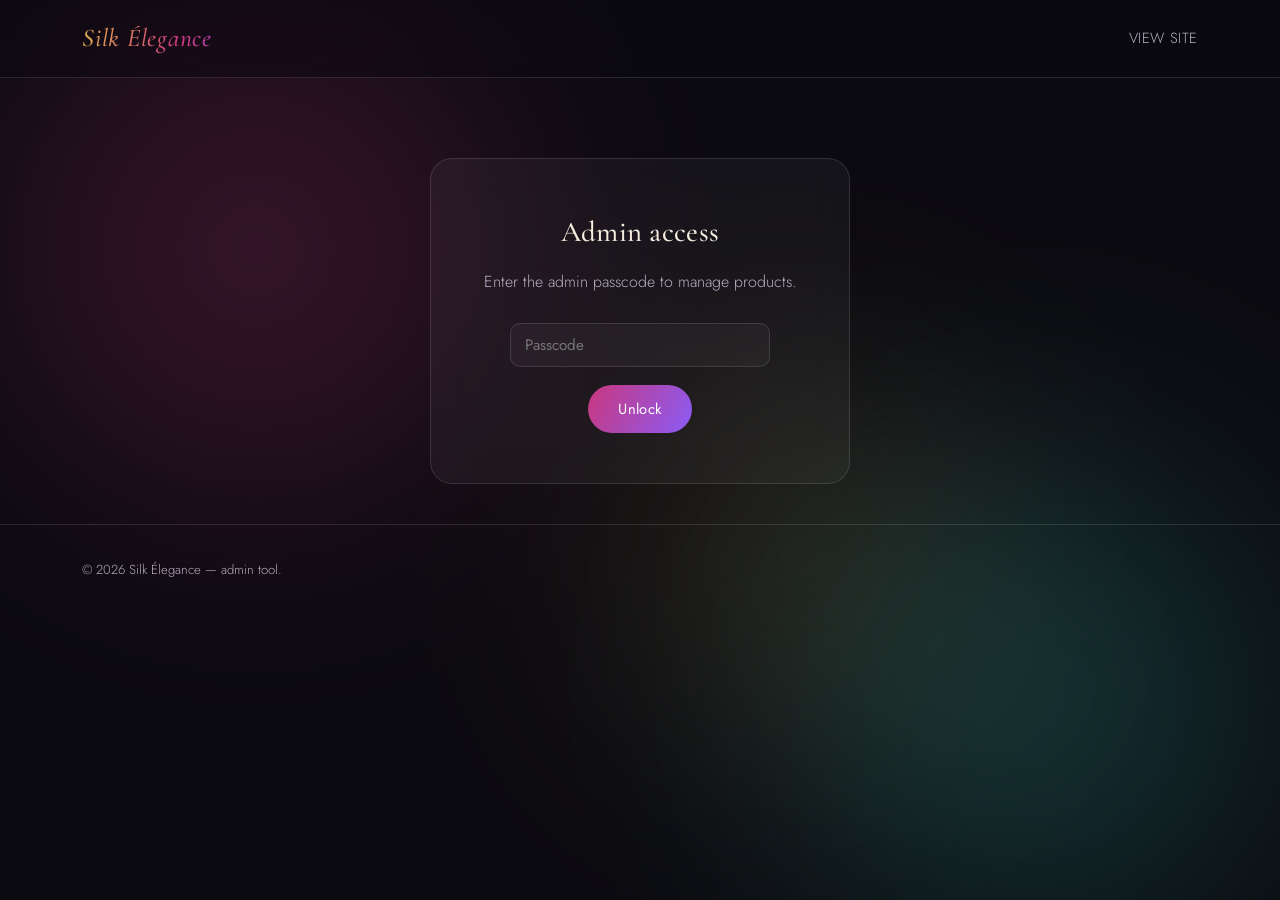
<file: admin.html>
<!doctype html>
<html lang="en">
<head>
<meta charset="UTF-8">
<meta name="viewport" content="width=device-width, initial-scale=1.0">
<title>Admin — Silk Élegance</title>
<meta name="robots" content="noindex, nofollow">
<link rel="stylesheet" href="css/style.css">
<link rel="stylesheet" href="css/admin.css">
</head>
<body>

<div class="bg-aurora"><div class="blob-3"></div></div>

<nav class="site-nav">
  <div class="wrap">
    <a href="index.html" class="brand-wordmark">Silk Élegance</a>
    <ul class="nav-links">
      <li><a href="index.html">View site</a></li>
    </ul>
  </div>
</nav>

<!-- Passcode gate: not real security, just keeps casual visitors out. See js/config.js -->
<div class="wrap" id="lock-screen" style="padding-top:80px; text-align:center;">
  <div class="contact-panel" style="max-width:420px; margin:0 auto;">
    <h2 style="font-size:1.8rem;">Admin access</h2>
    <p>Enter the admin passcode to manage products.</p>
    <input type="password" id="passcode-input" class="admin-input" placeholder="Passcode" style="max-width:260px; margin:0 auto 18px;">
    <div><button class="btn btn-primary" id="unlock-btn">Unlock</button></div>
    <p id="passcode-error" style="color:#e26565; font-size:0.85rem; display:none; margin-top:14px;">Incorrect passcode.</p>
  </div>
</div>

<div class="wrap admin-wrap" id="admin-panel" style="display:none;">

  <div class="section-head" style="margin-bottom:30px;">
    <span class="eyebrow">Admin</span>
    <h2>Manage products</h2>
    <p>Add, edit or remove bangles below, then download the updated <code>products.js</code> and replace the one in your project's <code>js</code> folder.</p>
  </div>

  <div class="admin-grid">
    <!-- ---------- Form ---------- -->
    <form id="product-form" class="admin-panel-box">
      <h3 id="form-title" style="margin-bottom:18px;">Add a product</h3>

      <label class="admin-label">Name
        <input type="text" id="f-name" class="admin-input" required placeholder="e.g. Sapphire Thread Coil">
      </label>

      <label class="admin-label">Collection
        <select id="f-collection" class="admin-input" required>
          <option value="Bridal">Bridal</option>
          <option value="Festive">Festive</option>
          <option value="Casual">Casual</option>
          <button class="filter-pill" data-filter="Fancy Items">Fancy Items</button>
        </select>
      </label>

      <label class="admin-label">Thread colour (for display text)
        <input type="text" id="f-color" class="admin-input" required placeholder="e.g. Sapphire Blue">
      </label>

      <label class="admin-label">Price (₹)
        <input type="number" id="f-price" class="admin-input" required min="0" placeholder="e.g. 499">
      </label>

      <label class="admin-label">Product photo
        <input type="file" id="f-image-file" class="admin-input" accept="image/*">
      </label>
      <div id="image-preview-wrap" style="display:none; margin:-8px 0 14px;">
        <img id="image-preview" style="width:90px; height:90px; object-fit:cover; border-radius:12px; border:1px solid var(--glass-border);">
        <p class="admin-hint">Suggested filename: <code id="suggested-filename">—</code></p>
      </div>
      <p class="admin-hint" style="margin-top:-10px;">This only previews the photo — it does not upload it anywhere. Save the file into your <code>images</code> folder using the suggested filename above.</p>

      <label class="admin-label">Description
        <textarea id="f-description" class="admin-input" rows="4" required placeholder="A short, sensory description of the piece."></textarea>
      </label>

      <div class="admin-actions">
        <button type="submit" class="btn btn-primary" id="save-btn">Add product</button>
        <button type="button" class="btn btn-ghost" id="cancel-edit-btn" style="display:none;">Cancel edit</button>
      </div>
    </form>

    <!-- ---------- Live list ---------- -->
    <div class="admin-panel-box">
      <div style="display:flex; justify-content:space-between; align-items:center; margin-bottom:18px; flex-wrap:wrap; gap:10px;">
        <h3>Current catalogue (<span id="product-count">0</span>)</h3>
        <button class="btn btn-primary" id="download-btn">Download products.js</button>
      </div>
      <p class="admin-hint" style="margin-top:-6px;">Changes here are saved to this browser only until you download and replace <code>products.js</code>. Visitors to your live site won't see them until you do.</p>
      <div id="admin-table"></div>
    </div>
  </div>
</div>

<footer>
  <div class="wrap footer-row">
    <small>© <span id="year"></span> Silk Élegance — admin tool.</small>
  </div>
</footer>

<script src="js/products.js"></script>
<script src="js/config.js"></script>
<script src="js/admin.js"></script>
</body>
</html>
</file>
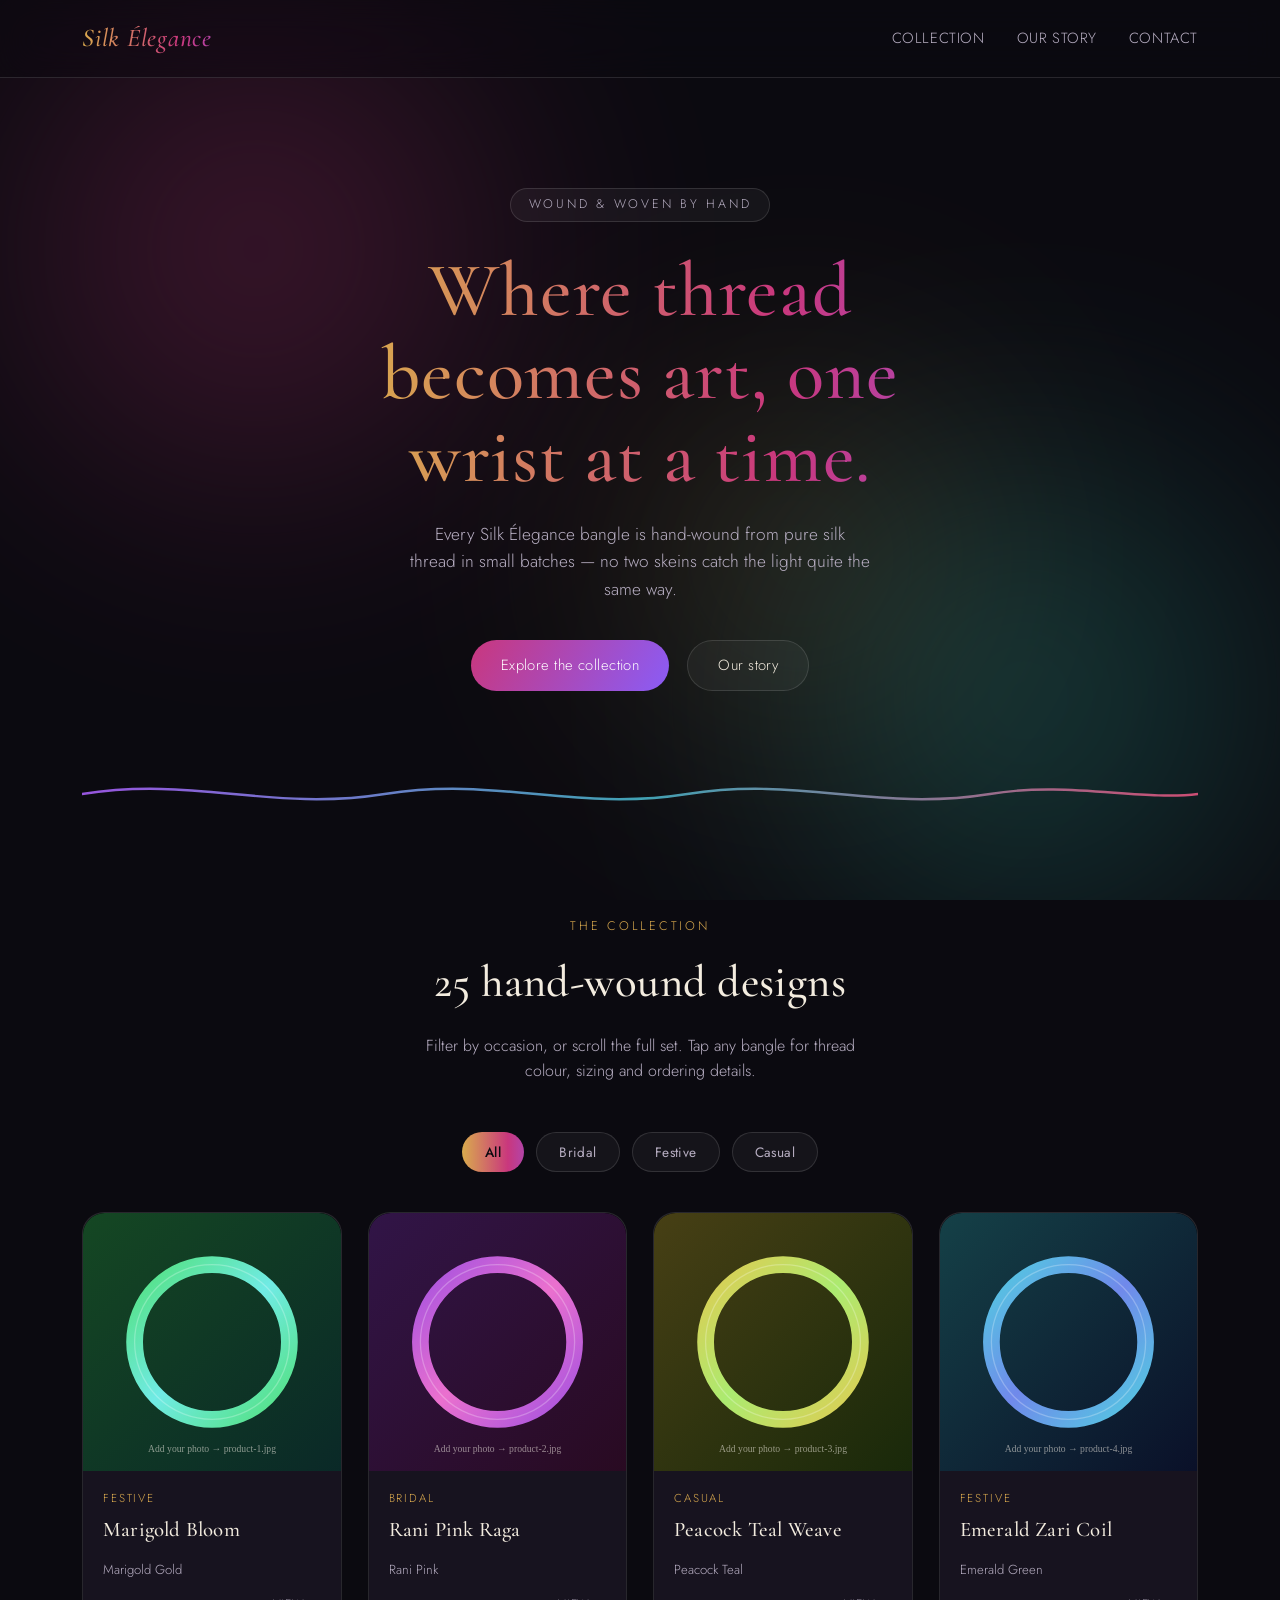
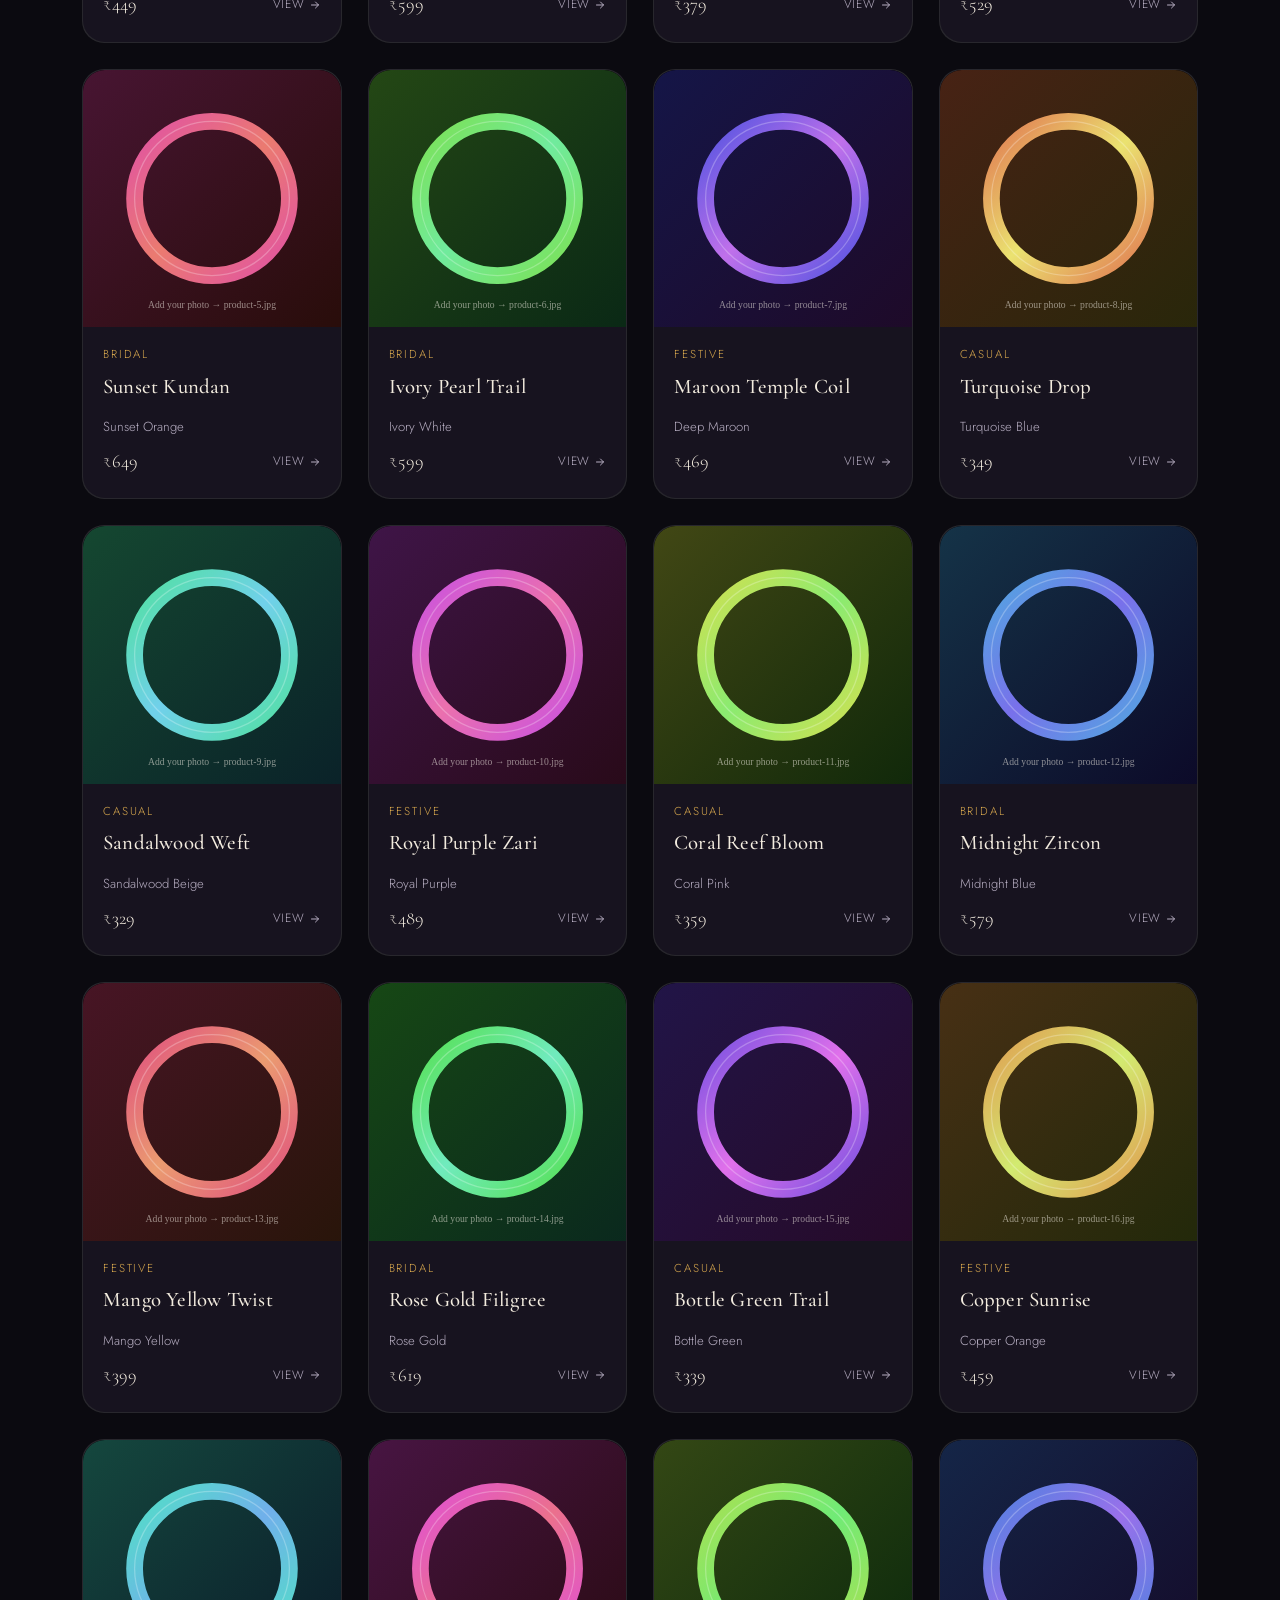
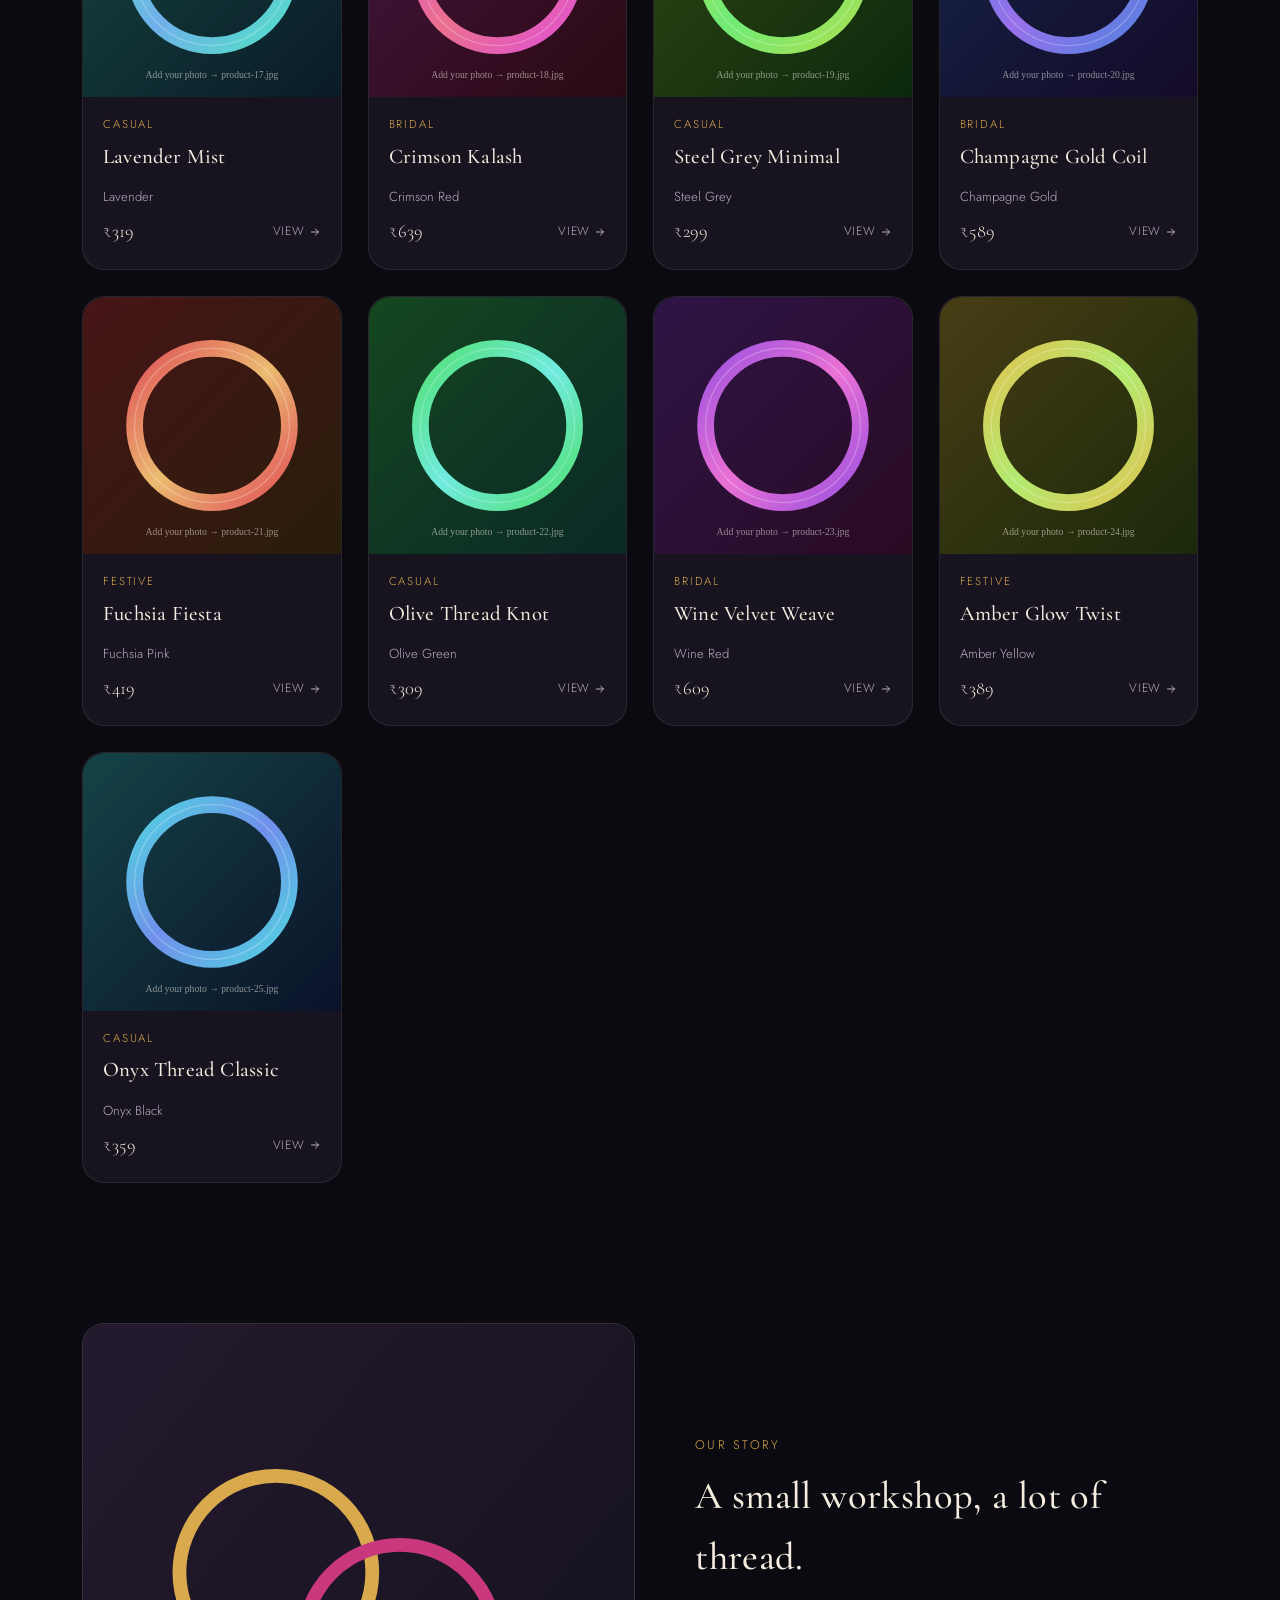
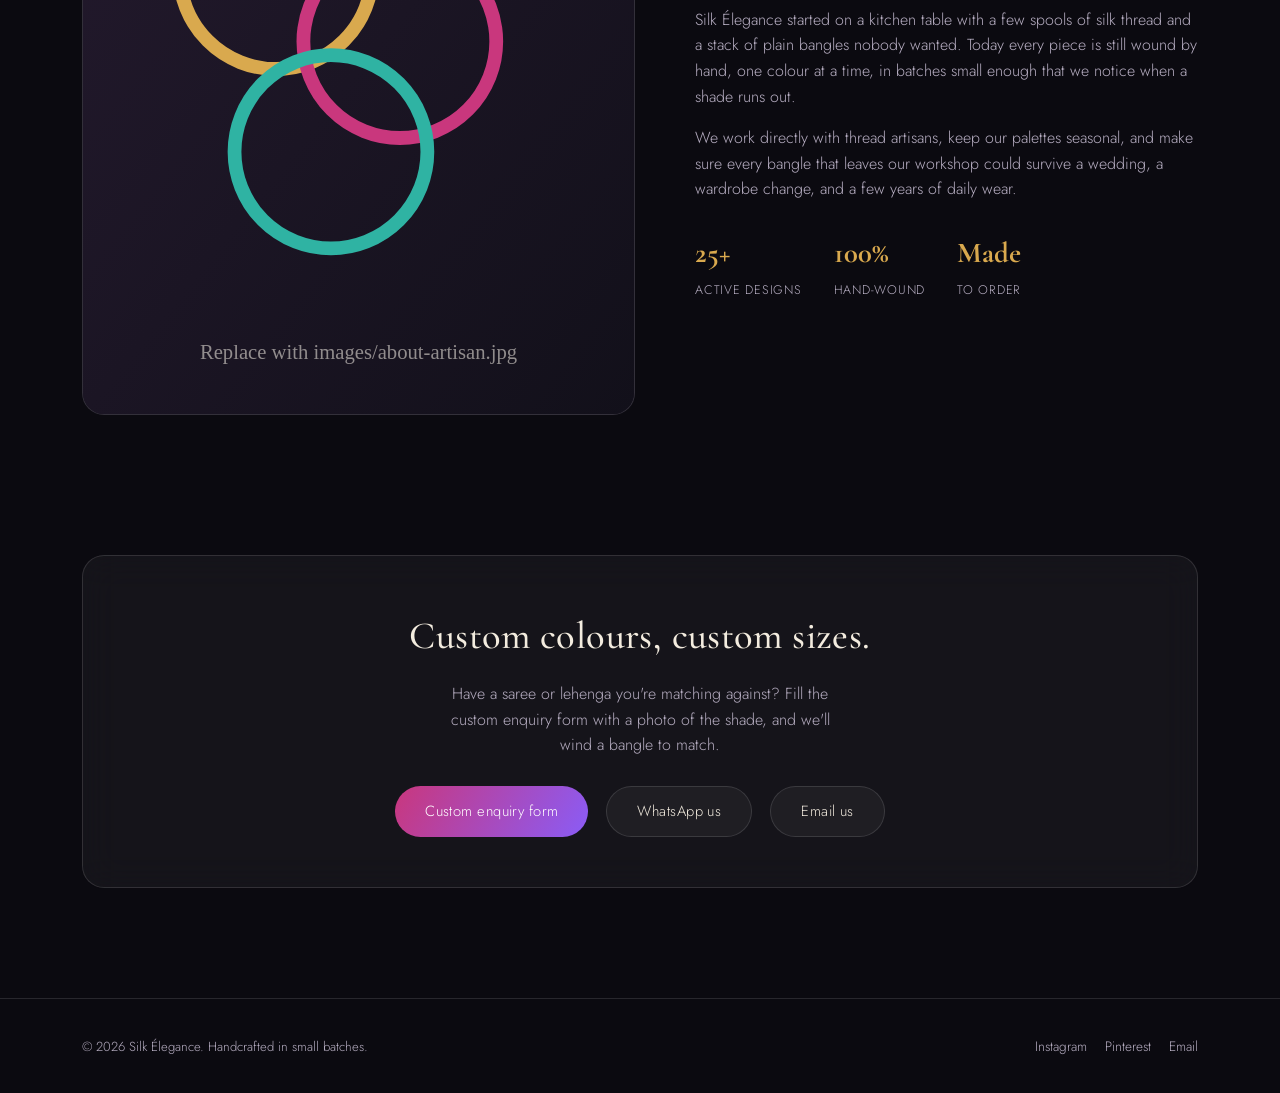
<file: index-standalone.html>
<!doctype html>
<html lang="en">
<head>
<meta charset="UTF-8">
<meta name="viewport" content="width=device-width, initial-scale=1.0">
<title>Silk Élegance — Handcrafted Silk Thread Bangles</title>
<meta name="description" content="Handcrafted silk thread bangles, wound and woven by hand in small batches. Bridal, festive and everyday collections.">
<style>
/* ==========================================================================
   SILK ÉLEGANCE — design tokens
   Palette:
     --void      #0b0a10   near-black base, faint plum undertone
     --deep      #17131f   glass panel base
     --ivory     #f3ecdf   primary text (warm, not stark white)
     --muted     #b7aec2   secondary text
     --gold      #d9a94e   thread colour 1
     --magenta   #c9377d   thread colour 2
     --violet    #8a5cf6   thread colour 3
     --teal      #2fb3a3   thread colour 4
   Type:
     Display — 'Cormorant Garamond' (elegant, jewelry-catalogue serif)
     Body    — 'Jost'      (clean geometric sans, boutique feel)
   Signature element: the "thread weave" — a rotating conic-gradient border
   and a woven SVG divider, referencing how the bangles are actually made:
   silk thread wound and interlaced in shifting colour.
   ========================================================================== */

@import url('https://fonts.googleapis.com/css2?family=Cormorant+Garamond:ital,wght@0,400;0,500;0,600;1,500&family=Jost:wght@300;400;500;600&display=swap');

:root {
  --void: #0b0a10;
  --deep: #17131f;
  --ivory: #f3ecdf;
  --muted: #b7aec2;
  --gold: #d9a94e;
  --magenta: #c9377d;
  --violet: #8a5cf6;
  --teal: #2fb3a3;

  --glass-bg: rgba(255, 255, 255, 0.045);
  --glass-bg-strong: rgba(255, 255, 255, 0.08);
  --glass-border: rgba(255, 255, 255, 0.12);

  --thread-gradient: linear-gradient(90deg, var(--gold), var(--magenta), var(--violet), var(--teal), var(--gold));

  --radius-lg: 22px;
  --radius-md: 14px;
  --container: 1180px;
}

* { box-sizing: border-box; }
html { scroll-behavior: smooth; }

body {
  margin: 0;
  background: var(--void);
  color: var(--ivory);
  font-family: 'Jost', sans-serif;
  font-weight: 300;
  line-height: 1.6;
  overflow-x: hidden;
  -webkit-font-smoothing: antialiased;
}

h1, h2, h3, .brand-wordmark {
  font-family: 'Cormorant Garamond', serif;
  font-weight: 500;
  letter-spacing: 0.01em;
  margin: 0;
}

a { color: inherit; text-decoration: none; }
img { max-width: 100%; display: block; }
button { font-family: inherit; }

:focus-visible {
  outline: 2px solid var(--gold);
  outline-offset: 3px;
}

.wrap {
  max-width: var(--container);
  margin: 0 auto;
  padding: 0 32px;
}

/* ---------- ambient aurora background ---------- */
.bg-aurora {
  position: fixed;
  inset: 0;
  z-index: -2;
  background: var(--void);
  overflow: hidden;
}
.bg-aurora::before,
.bg-aurora::after {
  content: "";
  position: absolute;
  width: 60vw;
  height: 60vw;
  border-radius: 50%;
  filter: blur(110px);
  opacity: 0.32;
  animation: drift 26s ease-in-out infinite alternate;
}
.bg-aurora::before {
  top: -15%;
  left: -10%;
  background: radial-gradient(circle, var(--magenta), transparent 65%);
}
.bg-aurora::after {
  bottom: -20%;
  right: -10%;
  background: radial-gradient(circle, var(--teal), transparent 65%);
  animation-duration: 32s;
  animation-delay: -6s;
}
.bg-aurora .blob-3 {
  position: absolute;
  top: 30%;
  left: 40%;
  width: 45vw;
  height: 45vw;
  border-radius: 50%;
  background: radial-gradient(circle, var(--gold), transparent 65%);
  filter: blur(120px);
  opacity: 0.22;
  animation: drift 22s ease-in-out infinite alternate-reverse;
}

@keyframes drift {
  from { transform: translate(0, 0) scale(1); }
  to   { transform: translate(6vw, 8vh) scale(1.15); }
}

@media (prefers-reduced-motion: reduce) {
  .bg-aurora::before, .bg-aurora::after, .bg-aurora .blob-3 { animation: none; }
}

/* ---------- glass nav ---------- */
.site-nav {
  position: sticky;
  top: 0;
  z-index: 50;
  backdrop-filter: blur(18px) saturate(140%);
  -webkit-backdrop-filter: blur(18px) saturate(140%);
  background: rgba(11, 10, 16, 0.55);
  border-bottom: 1px solid var(--glass-border);
}
.site-nav .wrap {
  display: flex;
  align-items: center;
  justify-content: space-between;
  padding-top: 18px;
  padding-bottom: 18px;
}
.brand-wordmark {
  font-size: 1.6rem;
  font-style: italic;
  background: var(--thread-gradient);
  background-size: 300% 100%;
  -webkit-background-clip: text;
  background-clip: text;
  color: transparent;
  animation: threadshift 8s linear infinite;
  letter-spacing: 0.03em;
}
.nav-links {
  display: flex;
  gap: 32px;
  list-style: none;
  margin: 0;
  padding: 0;
  font-size: 0.92rem;
  letter-spacing: 0.04em;
  text-transform: uppercase;
}
.nav-links a {
  color: var(--muted);
  transition: color 0.25s ease;
  padding-bottom: 2px;
  border-bottom: 1px solid transparent;
}
.nav-links a:hover,
.nav-links a:focus-visible {
  color: var(--ivory);
  border-bottom-color: var(--gold);
}

@keyframes threadshift {
  to { background-position: 300% 0; }
}

/* ---------- hero ---------- */
.hero {
  padding: 110px 0 70px;
  text-align: center;
}
.hero-eyebrow {
  display: inline-block;
  font-size: 0.78rem;
  letter-spacing: 0.22em;
  text-transform: uppercase;
  color: var(--muted);
  border: 1px solid var(--glass-border);
  padding: 6px 18px;
  border-radius: 40px;
  background: var(--glass-bg);
  margin-bottom: 28px;
}
.hero h1 {
  font-size: clamp(2.6rem, 6vw, 5rem);
  line-height: 1.08;
  max-width: 15ch;
  margin: 0 auto 22px;
  background: var(--thread-gradient);
  background-size: 300% 100%;
  -webkit-background-clip: text;
  background-clip: text;
  color: transparent;
  animation: threadshift 10s linear infinite;
}
.hero p {
  max-width: 46ch;
  margin: 0 auto 36px;
  color: var(--muted);
  font-size: 1.08rem;
}
.hero-ctas {
  display: flex;
  gap: 18px;
  justify-content: center;
  flex-wrap: wrap;
}

.btn {
  display: inline-flex;
  align-items: center;
  gap: 8px;
  padding: 13px 30px;
  border-radius: 40px;
  font-size: 0.92rem;
  letter-spacing: 0.03em;
  border: 1px solid var(--glass-border);
  cursor: pointer;
  transition: transform 0.25s ease, box-shadow 0.25s ease, background 0.25s ease;
}
.btn-primary {
  background: linear-gradient(120deg, var(--magenta), var(--violet));
  color: #fff;
  border: none;
}
.btn-primary:hover { transform: translateY(-2px); box-shadow: 0 10px 30px -8px var(--magenta); }
.btn-ghost {
  background: var(--glass-bg);
  color: var(--ivory);
}
.btn-ghost:hover { background: var(--glass-bg-strong); transform: translateY(-2px); }

/* ---------- thread divider (signature element) ---------- */
.thread-divider {
  display: block;
  width: 100%;
  height: 46px;
  margin: 10px 0 30px;
}
.thread-divider path {
  fill: none;
  stroke: url(#threadGradientLine);
  stroke-width: 2.4;
  stroke-linecap: round;
}

/* ---------- section shell ---------- */
section { padding: 70px 0; }
.section-head {
  text-align: center;
  margin-bottom: 48px;
}
.section-head .eyebrow {
  display: block;
  font-size: 0.78rem;
  letter-spacing: 0.22em;
  text-transform: uppercase;
  color: var(--gold);
  margin-bottom: 10px;
}
.section-head h2 {
  font-size: clamp(2rem, 4vw, 2.8rem);
}
.section-head p {
  color: var(--muted);
  max-width: 50ch;
  margin: 14px auto 0;
}

/* ---------- filter pills ---------- */
.filter-row {
  display: flex;
  justify-content: center;
  gap: 12px;
  flex-wrap: wrap;
  margin-bottom: 40px;
}
.filter-pill {
  padding: 9px 22px;
  border-radius: 40px;
  border: 1px solid var(--glass-border);
  background: var(--glass-bg);
  color: var(--muted);
  font-size: 0.85rem;
  letter-spacing: 0.03em;
  cursor: pointer;
  transition: all 0.25s ease;
}
.filter-pill:hover { color: var(--ivory); }
.filter-pill.active {
  color: var(--void);
  background: var(--thread-gradient);
  background-size: 300% 100%;
  animation: threadshift 8s linear infinite;
  border-color: transparent;
  font-weight: 500;
}

/* ---------- product grid & glass cards ---------- */
.grid {
  display: grid;
  grid-template-columns: repeat(auto-fill, minmax(230px, 1fr));
  gap: 26px;
}

.card {
  position: relative;
  display: block;
  border-radius: var(--radius-lg);
  padding: 1px;
  background: var(--glass-border);
  isolation: isolate;
}
.card::before {
  content: "";
  position: absolute;
  inset: -1px;
  border-radius: inherit;
  padding: 1px;
  background: conic-gradient(from 0deg, var(--gold), var(--magenta), var(--violet), var(--teal), var(--gold));
  opacity: 0;
  transition: opacity 0.4s ease;
  animation: spin 6s linear infinite;
  -webkit-mask: linear-gradient(#fff 0 0) content-box, linear-gradient(#fff 0 0);
  -webkit-mask-composite: xor;
  mask-composite: exclude;
  z-index: -1;
}
.card:hover::before,
.card:focus-visible::before { opacity: 1; }

@keyframes spin { to { transform: rotate(360deg); } }

.card-inner {
  background: var(--deep);
  border-radius: inherit;
  overflow: hidden;
  backdrop-filter: blur(20px);
  -webkit-backdrop-filter: blur(20px);
  transition: transform 0.35s ease;
}
.card:hover .card-inner,
.card:focus-visible .card-inner { transform: translateY(-6px); }

.card-media {
  aspect-ratio: 1 / 1;
  overflow: hidden;
  background: #000;
}
.card-media img {
  width: 100%;
  height: 100%;
  object-fit: cover;
  transition: transform 0.6s ease;
}
.card:hover .card-media img { transform: scale(1.08); }

.card-body { padding: 18px 20px 22px; }
.card-collection {
  font-size: 0.72rem;
  letter-spacing: 0.16em;
  text-transform: uppercase;
  color: var(--gold);
  margin-bottom: 6px;
  display: block;
}
.card-name {
  font-size: 1.3rem;
  margin-bottom: 4px;
}
.card-color {
  font-size: 0.82rem;
  color: var(--muted);
  margin-bottom: 10px;
}
.card-footer {
  display: flex;
  align-items: center;
  justify-content: space-between;
}
.card-price {
  font-family: 'Cormorant Garamond', serif;
  font-size: 1.15rem;
  color: var(--ivory);
}
.card-price::before { content: "₹"; opacity: 0.7; margin-right: 1px; }
.card-view {
  font-size: 0.75rem;
  letter-spacing: 0.06em;
  text-transform: uppercase;
  color: var(--muted);
  display: inline-flex;
  align-items: center;
  gap: 4px;
}
.card:hover .card-view { color: var(--ivory); }
.card-view svg { width: 12px; height: 12px; transition: transform 0.3s ease; }
.card:hover .card-view svg { transform: translateX(3px); }

/* ---------- about split ---------- */
.about-split {
  display: grid;
  grid-template-columns: 1.1fr 1fr;
  gap: 60px;
  align-items: center;
}
.about-media {
  border-radius: var(--radius-lg);
  overflow: hidden;
  aspect-ratio: 4/5;
  background: var(--deep);
  border: 1px solid var(--glass-border);
}
.about-media img { width: 100%; height: 100%; object-fit: cover; }
.about-text h2 { margin-bottom: 18px; font-size: clamp(1.8rem, 3vw, 2.4rem); }
.about-text p { color: var(--muted); margin-bottom: 16px; }
.about-stats {
  display: flex;
  gap: 32px;
  margin-top: 28px;
}
.about-stats div strong {
  display: block;
  font-family: 'Cormorant Garamond', serif;
  font-size: 1.8rem;
  color: var(--gold);
}
.about-stats div span {
  font-size: 0.78rem;
  color: var(--muted);
  text-transform: uppercase;
  letter-spacing: 0.06em;
}

@media (max-width: 860px) {
  .about-split { grid-template-columns: 1fr; }
  .about-media { aspect-ratio: 16/10; }
}

/* ---------- contact / footer ---------- */
.contact-panel {
  border-radius: var(--radius-lg);
  border: 1px solid var(--glass-border);
  background: var(--glass-bg);
  backdrop-filter: blur(18px);
  -webkit-backdrop-filter: blur(18px);
  padding: 50px;
  text-align: center;
}
.contact-panel h2 { font-size: clamp(1.8rem, 3vw, 2.4rem); margin-bottom: 14px; }
.contact-panel p { color: var(--muted); max-width: 44ch; margin: 0 auto 28px; }

footer {
  border-top: 1px solid var(--glass-border);
  padding: 34px 0;
  margin-top: 40px;
}
.footer-row {
  display: flex;
  justify-content: space-between;
  align-items: center;
  flex-wrap: wrap;
  gap: 14px;
}
.footer-row small { color: var(--muted); font-size: 0.82rem; }
.footer-social {
  display: flex;
  gap: 18px;
  list-style: none;
  padding: 0;
  margin: 0;
}
.footer-social a { color: var(--muted); font-size: 0.85rem; }
.footer-social a:hover { color: var(--gold); }

/* ==========================================================================
   PRODUCT DETAIL PAGE
   ========================================================================== */
.breadcrumb {
  color: var(--muted);
  font-size: 0.85rem;
  margin-bottom: 30px;
  display: inline-flex;
  align-items: center;
  gap: 8px;
}
.breadcrumb a { color: var(--muted); }
.breadcrumb a:hover { color: var(--gold); }

.product-detail {
  display: grid;
  grid-template-columns: 1fr 1fr;
  gap: 56px;
  align-items: start;
  padding-bottom: 40px;
}
.pd-media {
  border-radius: var(--radius-lg);
  overflow: hidden;
  border: 1px solid var(--glass-border);
  background: var(--deep);
  aspect-ratio: 1/1;
  position: relative;
}
.pd-media img { width: 100%; height: 100%; object-fit: cover; }

.pd-collection {
  font-size: 0.78rem;
  letter-spacing: 0.18em;
  text-transform: uppercase;
  color: var(--gold);
  margin-bottom: 10px;
  display: block;
}
.pd-name {
  font-size: clamp(2rem, 4vw, 2.8rem);
  margin-bottom: 12px;
}
.pd-price {
  font-family: 'Cormorant Garamond', serif;
  font-size: 1.6rem;
  margin-bottom: 22px;
  color: var(--ivory);
}
.pd-price::before { content: "₹"; opacity: 0.7; }

.pd-swatch-row {
  display: flex;
  align-items: center;
  gap: 12px;
  margin-bottom: 26px;
  padding: 14px 18px;
  border-radius: var(--radius-md);
  background: var(--glass-bg);
  border: 1px solid var(--glass-border);
}
.pd-swatch {
  width: 26px;
  height: 26px;
  border-radius: 50%;
  border: 2px solid rgba(255,255,255,0.5);
  flex-shrink: 0;
}
.pd-swatch-label { font-size: 0.85rem; color: var(--muted); }
.pd-swatch-label strong { color: var(--ivory); font-weight: 500; }

.pd-description {
  color: var(--muted);
  margin-bottom: 30px;
  line-height: 1.75;
}

.pd-actions {
  display: flex;
  gap: 16px;
  flex-wrap: wrap;
  margin-bottom: 34px;
}

.pd-meta-list {
  list-style: none;
  padding: 20px 0 0;
  margin: 0;
  border-top: 1px solid var(--glass-border);
  font-size: 0.88rem;
  color: var(--muted);
}
.pd-meta-list li { display: flex; justify-content: space-between; padding: 8px 0; }
.pd-meta-list li span:last-child { color: var(--ivory); }

@media (max-width: 860px) {
  .product-detail { grid-template-columns: 1fr; }
}

.pd-not-found {
  text-align: center;
  padding: 100px 0;
}
.pd-not-found h2 { margin-bottom: 14px; }
.pd-not-found p { color: var(--muted); margin-bottom: 26px; }

</style>
</head>
<body>

<div class="bg-aurora"><div class="blob-3"></div></div>

<!-- hidden SVG gradient definition, reused by the thread-divider signature element -->
<svg width="0" height="0" style="position:absolute">
  <defs>
    <linearGradient id="threadGradientLine" x1="0%" y1="0%" x2="100%" y2="0%">
      <stop offset="0%" stop-color="#d9a94e"><animate attributeName="stop-color" values="#d9a94e;#c9377d;#8a5cf6;#2fb3a3;#d9a94e" dur="8s" repeatCount="indefinite"/></stop>
      <stop offset="50%" stop-color="#c9377d"><animate attributeName="stop-color" values="#c9377d;#8a5cf6;#2fb3a3;#d9a94e;#c9377d" dur="8s" repeatCount="indefinite"/></stop>
      <stop offset="100%" stop-color="#2fb3a3"><animate attributeName="stop-color" values="#2fb3a3;#d9a94e;#c9377d;#8a5cf6;#2fb3a3" dur="8s" repeatCount="indefinite"/></stop>
    </linearGradient>
  </defs>
</svg>

<nav class="site-nav">
  <div class="wrap">
    <a href="index.html" class="brand-wordmark">Silk Élegance</a>
    <ul class="nav-links">
      <li><a href="#collection">Collection</a></li>
      <li><a href="#about">Our Story</a></li>
      <li><a href="#contact">Contact</a></li>
    </ul>
  </div>
</nav>

<header class="hero">
  <div class="wrap">
    <span class="hero-eyebrow">Wound &amp; woven by hand</span>
    <h1>Where thread becomes art, one wrist at a time.</h1>
    <p>Every Silk Élegance bangle is hand-wound from pure silk thread in small batches — no two skeins catch the light quite the same way.</p>
    <div class="hero-ctas">
      <a href="#collection" class="btn btn-primary">Explore the collection</a>
      <a href="#about" class="btn btn-ghost">Our story</a>
    </div>
  </div>
</header>

<div class="wrap">
  <svg class="thread-divider" viewBox="0 0 1180 46" preserveAspectRatio="none">
    <path d="M0,23 C 120,5 200,41 320,23 C 440,5 520,41 640,23 C 760,5 840,41 960,23 C 1040,10 1120,30 1180,23" />
  </svg>
</div>

<section id="collection">
  <div class="wrap">
    <div class="section-head">
      <span class="eyebrow">The Collection</span>
      <h2>25 hand-wound designs</h2>
      <p>Filter by occasion, or scroll the full set. Tap any bangle for thread colour, sizing and ordering details.</p>
    </div>

    <div class="filter-row" id="filter-row">
      <button class="filter-pill active" data-filter="All">All</button>
      <button class="filter-pill" data-filter="Bridal">Bridal</button>
      <button class="filter-pill" data-filter="Festive">Festive</button>
      <button class="filter-pill" data-filter="Casual">Casual</button>
    </div>

    <div class="grid" id="product-grid">
      <!-- Product cards are generated from js/products.js — see that file to add your own photos. -->
    </div>
  </div>
</section>

<section id="about">
  <div class="wrap about-split">
    <div class="about-media">
      <img src="images/about-artisan.svg" alt="Artisan winding silk thread by hand" onerror="this.src='images/product-1.svg'">
    </div>
    <div class="about-text">
      <span class="eyebrow" style="color:var(--gold); font-size:0.78rem; letter-spacing:0.18em; text-transform:uppercase; display:block; margin-bottom:10px;">Our Story</span>
      <h2>A small workshop, a lot of thread.</h2>
      <p>Silk Élegance started on a kitchen table with a few spools of silk thread and a stack of plain bangles nobody wanted. Today every piece is still wound by hand, one colour at a time, in batches small enough that we notice when a shade runs out.</p>
      <p>We work directly with thread artisans, keep our palettes seasonal, and make sure every bangle that leaves our workshop could survive a wedding, a wardrobe change, and a few years of daily wear.</p>
      <div class="about-stats">
        <div><strong>25+</strong><span>Active designs</span></div>
        <div><strong>100%</strong><span>Hand-wound</span></div>
        <div><strong>Made</strong><span>To order</span></div>
      </div>
    </div>
  </div>
</section>

<section id="contact">
  <div class="wrap">
    <div class="contact-panel">
      <h2>Custom colours, custom sizes.</h2>
      <p>Have a saree or lehenga you're matching against? Fill the custom enquiry form with a photo of the shade, and we'll wind a bangle to match.</p>
      <div class="hero-ctas">
        <a id="custom-form-link" href="#" class="btn btn-primary" target="_blank" rel="noopener">Custom enquiry form</a>
        <a id="whatsapp-link" href="#" class="btn btn-ghost" target="_blank" rel="noopener">WhatsApp us</a>
        <a id="email-link" href="#" class="btn btn-ghost">Email us</a>
      </div>
    </div>
  </div>
</section>

<footer>
  <div class="wrap footer-row">
    <small>© <span id="year"></span> Silk Élegance. Handcrafted in small batches.</small>
    <ul class="footer-social">
      <li><a href="#" target="_blank" rel="noopener">Instagram</a></li>
      <li><a href="#" target="_blank" rel="noopener">Pinterest</a></li>
      <li><a href="mailto:hello@silkelegance.example">Email</a></li>
    </ul>
  </div>
</footer>

<script>
/*
  SILK ÉLEGANCE — PRODUCT DATA
  ============================
  This is the ONLY file you need to edit to manage your catalogue.

  HOW TO ADD YOUR OWN PHOTOS:
  1. Drop your product photo into the /images folder.
     (Square photos, roughly 800x800px, work best.)
  2. Set the "image" field below to that filename, e.g. "images/my-bangle-1.jpg"
  3. That's it — the homepage grid and the product page both read from here.

  HOW TO ADD A NEW PRODUCT:
  - Copy one block below, paste it before the closing "];",
    give it a unique "id" (just the next number), and fill in the details.

  HOW TO REMOVE A PRODUCT:
  - Delete its whole { ... } block.
*/

const PRODUCTS = [
  { id: 1,  name: "Marigold Bloom",      collection: "Festive",  color: "Marigold Gold",     price: 449, image: "images/product-1.svg",  description: "Hand-wound marigold-gold silk thread over a lightweight brass base, finished with a cluster of mirror-work beads. A festive staple that layers beautifully with gold jewellery." },
  { id: 2,  name: "Rani Pink Raga",      collection: "Bridal",   color: "Rani Pink",         price: 599, image: "images/product-2.svg",  description: "Deep rani pink thread wrapped in a traditional raga pattern, studded with kundan stones. Designed for the bride who wants colour without losing elegance." },
  { id: 3,  name: "Peacock Teal Weave",  collection: "Casual",   color: "Peacock Teal",      price: 379, image: "images/product-3.svg",  description: "A cool peacock-teal weave with a matte thread finish, perfect for everyday wear over kurtas and cottons." },
  { id: 4,  name: "Emerald Zari Coil",   collection: "Festive",  color: "Emerald Green",     price: 529, image: "images/product-4.svg",  description: "Emerald silk thread coiled with fine zari edging, giving each bangle a subtle metallic glint under light." },
  { id: 5,  name: "Sunset Kundan",       collection: "Bridal",   color: "Sunset Orange",     price: 649, image: "images/product-5.svg",  description: "Warm sunset-orange thread paired with hand-set kundan stones along the outer edge. A statement piece for evening functions." },
  { id: 6,  name: "Ivory Pearl Trail",   collection: "Bridal",   color: "Ivory White",       price: 599, image: "images/product-6.svg",  description: "Ivory thread base trailed with tiny seed pearls, designed to sit quietly elegant against darker outfits." },
  { id: 7,  name: "Maroon Temple Coil",  collection: "Festive",  color: "Deep Maroon",       price: 469, image: "images/product-7.svg",  description: "A temple-inspired coil pattern in deep maroon thread, finished with antique-gold accent beads." },
  { id: 8,  name: "Turquoise Drop",      collection: "Casual",   color: "Turquoise Blue",    price: 349, image: "images/product-8.svg",  description: "Light turquoise thread with a single hanging drop bead — an easy everyday bangle that adds a pop of colour." },
  { id: 9,  name: "Sandalwood Weft",     collection: "Casual",   color: "Sandalwood Beige",  price: 329, image: "images/product-9.svg",  description: "Earthy sandalwood-toned thread woven tight and smooth, made to pair with neutral and pastel outfits." },
  { id: 10, name: "Royal Purple Zari",   collection: "Festive",  color: "Royal Purple",      price: 489, image: "images/product-10.svg", description: "Rich purple silk thread with fine zari inlay, a favourite for Navratri and other festive gatherings." },
  { id: 11, name: "Coral Reef Bloom",    collection: "Casual",   color: "Coral Pink",        price: 359, image: "images/product-11.svg", description: "A coral-pink weave finished with small floral-shaped thread knots, light enough for daily wear." },
  { id: 12, name: "Midnight Zircon",     collection: "Bridal",   color: "Midnight Blue",     price: 579, image: "images/product-12.svg", description: "Midnight-blue thread studded with zircon stones that catch the light with every movement of the wrist." },
  { id: 13, name: "Mango Yellow Twist",  collection: "Festive",  color: "Mango Yellow",      price: 399, image: "images/product-13.svg", description: "A cheerful mango-yellow twist pattern, traditionally paired with green bangles for festive stacking." },
  { id: 14, name: "Rose Gold Filigree",  collection: "Bridal",   color: "Rose Gold",         price: 619, image: "images/product-14.svg", description: "Rose-gold toned thread with a delicate filigree-style beadwork border, made for engagement functions." },
  { id: 15, name: "Bottle Green Trail",  collection: "Casual",   color: "Bottle Green",      price: 339, image: "images/product-15.svg", description: "A deep bottle-green thread bangle with a simple, refined finish — easy to dress up or down." },
  { id: 16, name: "Copper Sunrise",      collection: "Festive",  color: "Copper Orange",     price: 459, image: "images/product-16.svg", description: "Copper-orange thread wound in a sunrise pattern, finished with tiny brass discs along the rim." },
  { id: 17, name: "Lavender Mist",       collection: "Casual",   color: "Lavender",          price: 319, image: "images/product-17.svg", description: "A soft lavender weave with a gentle sheen, designed for pastel and monochrome outfits." },
  { id: 18, name: "Crimson Kalash",      collection: "Bridal",   color: "Crimson Red",       price: 639, image: "images/product-18.svg", description: "Crimson-red thread bangle with kalash-inspired beadwork, traditionally worn by brides for auspicious occasions." },
  { id: 19, name: "Steel Grey Minimal",  collection: "Casual",   color: "Steel Grey",        price: 299, image: "images/product-19.svg", description: "A clean, minimal steel-grey thread bangle for those who prefer understated everyday jewellery." },
  { id: 20, name: "Champagne Gold Coil", collection: "Bridal",   color: "Champagne Gold",    price: 589, image: "images/product-20.svg", description: "Champagne-gold thread coiled tightly and finished with a row of tiny faux-diamond studs." },
  { id: 21, name: "Fuchsia Fiesta",      collection: "Festive",  color: "Fuchsia Pink",      price: 419, image: "images/product-21.svg", description: "A vibrant fuchsia weave with a playful festive pattern, made for celebrations that call for colour." },
  { id: 22, name: "Olive Thread Knot",   collection: "Casual",   color: "Olive Green",       price: 309, image: "images/product-22.svg", description: "Olive-green thread finished in a simple knot pattern — understated, versatile, easy to layer." },
  { id: 23, name: "Wine Velvet Weave",   collection: "Bridal",   color: "Wine Red",          price: 609, image: "images/product-23.svg", description: "A wine-red thread bangle with a velvet-smooth finish and delicate pearl edging for bridal sets." },
  { id: 24, name: "Amber Glow Twist",    collection: "Festive",  color: "Amber Yellow",      price: 389, image: "images/product-24.svg", description: "Amber-yellow thread twisted with fine gold piping, made to shine under festive lighting." },
  { id: 25, name: "Onyx Thread Classic", collection: "Casual",   color: "Onyx Black",        price: 359, image: "images/product-25.svg", description: "A classic black thread bangle with a subtle sheen — the one piece that goes with absolutely everything." },
];

</script>
<script>
/*
  SITE CONFIG — edit these values, nothing else needs to change.
*/

// Paste your Google Form's shareable link here (Forms → Send → link icon).
// Used by the "Custom Enquiry" button on the homepage.
const GOOGLE_FORM_URL = "https://forms.gle/REPLACE_WITH_YOUR_FORM_LINK";

// WhatsApp number with country code, digits only (no +, no spaces).
const WHATSAPP_NUMBER = "910000000000";

// Your business email.
const CONTACT_EMAIL = "hello@silkelegance.example";

// A simple lock screen on admin.html so random visitors can't casually open it.
// NOTE: this is NOT real security — anyone who views the page source can read
// this value. It only stops casual browsing. Don't use it to protect anything
// truly sensitive. For real protection, put admin.html behind a password on
// your hosting provider, or don't link to it from anywhere public.
const ADMIN_PASSCODE = "silk2026";

</script>
<script>
// ---------------------------------------------------------------
// Renders the 25 product cards on the homepage from js/products.js
// Clicking anywhere on a card opens product.html?id=<id>
// ---------------------------------------------------------------

function cardTemplate(product) {
  return `
    <a class="card" href="product.html?id=${product.id}" data-collection="${product.collection}">
      <div class="card-inner">
        <div class="card-media">
          <img src="${product.image}" alt="${product.name} — ${product.color} silk thread bangle" loading="lazy">
        </div>
        <div class="card-body">
          <span class="card-collection">${product.collection}</span>
          <h3 class="card-name">${product.name}</h3>
          <p class="card-color">${product.color}</p>
          <div class="card-footer">
            <span class="card-price">${product.price}</span>
            <span class="card-view">View
              <svg viewBox="0 0 24 24" fill="none" stroke="currentColor" stroke-width="2" stroke-linecap="round">
                <path d="M5 12h14M13 6l6 6-6 6"/>
              </svg>
            </span>
          </div>
        </div>
      </div>
    </a>
  `;
}

function renderGrid(filter) {
  const grid = document.getElementById('product-grid');
  if (!grid) return;
  const list = filter && filter !== 'All'
    ? PRODUCTS.filter(p => p.collection === filter)
    : PRODUCTS;
  grid.innerHTML = list.map(cardTemplate).join('');
}

document.addEventListener('DOMContentLoaded', () => {
  renderGrid('All');

  const filterRow = document.getElementById('filter-row');
  if (filterRow) {
    filterRow.addEventListener('click', (e) => {
      const btn = e.target.closest('.filter-pill');
      if (!btn) return;
      filterRow.querySelectorAll('.filter-pill').forEach(p => p.classList.remove('active'));
      btn.classList.add('active');
      renderGrid(btn.dataset.filter);
    });
  }

  const yearEl = document.getElementById('year');
  if (yearEl) yearEl.textContent = new Date().getFullYear();

  // Contact section links, built from js/config.js so there's one place to edit them.
  const formLink = document.getElementById('custom-form-link');
  if (formLink) formLink.href = GOOGLE_FORM_URL;

  const waLink = document.getElementById('whatsapp-link');
  if (waLink) {
    const msg = encodeURIComponent("Hi Silk Élegance, I'd like to ask about a custom bangle.");
    waLink.href = `https://wa.me/${WHATSAPP_NUMBER}?text=${msg}`;
  }

  const emailLink = document.getElementById('email-link');
  if (emailLink) emailLink.href = `mailto:${CONTACT_EMAIL}`;
});

</script>
</body>
</html>
</file>
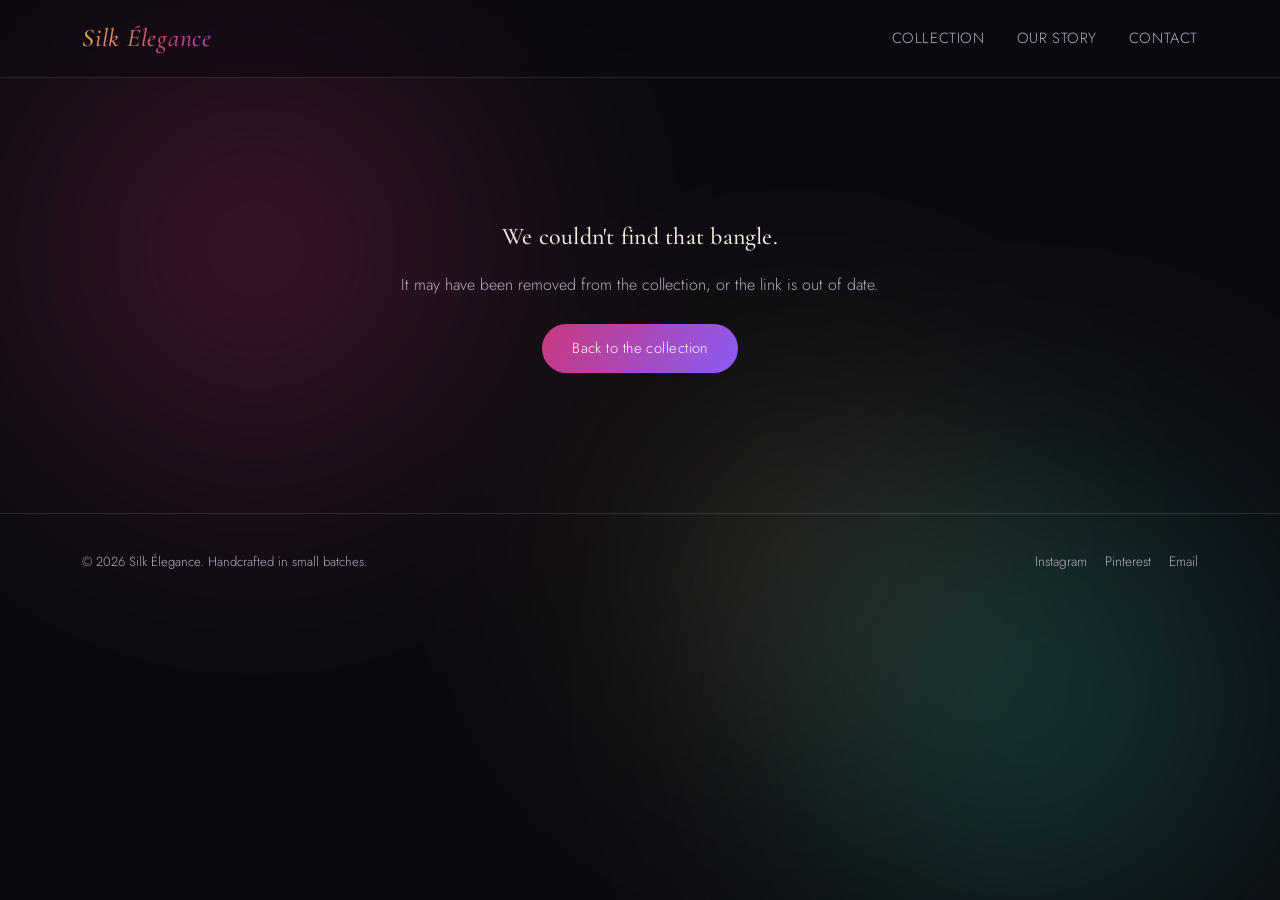
<file: product-standalone.html>
<!doctype html>
<html lang="en">
<head>
<meta charset="UTF-8">
<meta name="viewport" content="width=device-width, initial-scale=1.0">
<title>Silk Élegance — Product</title>
<style>
/* ==========================================================================
   SILK ÉLEGANCE — design tokens
   Palette:
     --void      #0b0a10   near-black base, faint plum undertone
     --deep      #17131f   glass panel base
     --ivory     #f3ecdf   primary text (warm, not stark white)
     --muted     #b7aec2   secondary text
     --gold      #d9a94e   thread colour 1
     --magenta   #c9377d   thread colour 2
     --violet    #8a5cf6   thread colour 3
     --teal      #2fb3a3   thread colour 4
   Type:
     Display — 'Cormorant Garamond' (elegant, jewelry-catalogue serif)
     Body    — 'Jost'      (clean geometric sans, boutique feel)
   Signature element: the "thread weave" — a rotating conic-gradient border
   and a woven SVG divider, referencing how the bangles are actually made:
   silk thread wound and interlaced in shifting colour.
   ========================================================================== */

@import url('https://fonts.googleapis.com/css2?family=Cormorant+Garamond:ital,wght@0,400;0,500;0,600;1,500&family=Jost:wght@300;400;500;600&display=swap');

:root {
  --void: #0b0a10;
  --deep: #17131f;
  --ivory: #f3ecdf;
  --muted: #b7aec2;
  --gold: #d9a94e;
  --magenta: #c9377d;
  --violet: #8a5cf6;
  --teal: #2fb3a3;

  --glass-bg: rgba(255, 255, 255, 0.045);
  --glass-bg-strong: rgba(255, 255, 255, 0.08);
  --glass-border: rgba(255, 255, 255, 0.12);

  --thread-gradient: linear-gradient(90deg, var(--gold), var(--magenta), var(--violet), var(--teal), var(--gold));

  --radius-lg: 22px;
  --radius-md: 14px;
  --container: 1180px;
}

* { box-sizing: border-box; }
html { scroll-behavior: smooth; }

body {
  margin: 0;
  background: var(--void);
  color: var(--ivory);
  font-family: 'Jost', sans-serif;
  font-weight: 300;
  line-height: 1.6;
  overflow-x: hidden;
  -webkit-font-smoothing: antialiased;
}

h1, h2, h3, .brand-wordmark {
  font-family: 'Cormorant Garamond', serif;
  font-weight: 500;
  letter-spacing: 0.01em;
  margin: 0;
}

a { color: inherit; text-decoration: none; }
img { max-width: 100%; display: block; }
button { font-family: inherit; }

:focus-visible {
  outline: 2px solid var(--gold);
  outline-offset: 3px;
}

.wrap {
  max-width: var(--container);
  margin: 0 auto;
  padding: 0 32px;
}

/* ---------- ambient aurora background ---------- */
.bg-aurora {
  position: fixed;
  inset: 0;
  z-index: -2;
  background: var(--void);
  overflow: hidden;
}
.bg-aurora::before,
.bg-aurora::after {
  content: "";
  position: absolute;
  width: 60vw;
  height: 60vw;
  border-radius: 50%;
  filter: blur(110px);
  opacity: 0.32;
  animation: drift 26s ease-in-out infinite alternate;
}
.bg-aurora::before {
  top: -15%;
  left: -10%;
  background: radial-gradient(circle, var(--magenta), transparent 65%);
}
.bg-aurora::after {
  bottom: -20%;
  right: -10%;
  background: radial-gradient(circle, var(--teal), transparent 65%);
  animation-duration: 32s;
  animation-delay: -6s;
}
.bg-aurora .blob-3 {
  position: absolute;
  top: 30%;
  left: 40%;
  width: 45vw;
  height: 45vw;
  border-radius: 50%;
  background: radial-gradient(circle, var(--gold), transparent 65%);
  filter: blur(120px);
  opacity: 0.22;
  animation: drift 22s ease-in-out infinite alternate-reverse;
}

@keyframes drift {
  from { transform: translate(0, 0) scale(1); }
  to   { transform: translate(6vw, 8vh) scale(1.15); }
}

@media (prefers-reduced-motion: reduce) {
  .bg-aurora::before, .bg-aurora::after, .bg-aurora .blob-3 { animation: none; }
}

/* ---------- glass nav ---------- */
.site-nav {
  position: sticky;
  top: 0;
  z-index: 50;
  backdrop-filter: blur(18px) saturate(140%);
  -webkit-backdrop-filter: blur(18px) saturate(140%);
  background: rgba(11, 10, 16, 0.55);
  border-bottom: 1px solid var(--glass-border);
}
.site-nav .wrap {
  display: flex;
  align-items: center;
  justify-content: space-between;
  padding-top: 18px;
  padding-bottom: 18px;
}
.brand-wordmark {
  font-size: 1.6rem;
  font-style: italic;
  background: var(--thread-gradient);
  background-size: 300% 100%;
  -webkit-background-clip: text;
  background-clip: text;
  color: transparent;
  animation: threadshift 8s linear infinite;
  letter-spacing: 0.03em;
}
.nav-links {
  display: flex;
  gap: 32px;
  list-style: none;
  margin: 0;
  padding: 0;
  font-size: 0.92rem;
  letter-spacing: 0.04em;
  text-transform: uppercase;
}
.nav-links a {
  color: var(--muted);
  transition: color 0.25s ease;
  padding-bottom: 2px;
  border-bottom: 1px solid transparent;
}
.nav-links a:hover,
.nav-links a:focus-visible {
  color: var(--ivory);
  border-bottom-color: var(--gold);
}

@keyframes threadshift {
  to { background-position: 300% 0; }
}

/* ---------- hero ---------- */
.hero {
  padding: 110px 0 70px;
  text-align: center;
}
.hero-eyebrow {
  display: inline-block;
  font-size: 0.78rem;
  letter-spacing: 0.22em;
  text-transform: uppercase;
  color: var(--muted);
  border: 1px solid var(--glass-border);
  padding: 6px 18px;
  border-radius: 40px;
  background: var(--glass-bg);
  margin-bottom: 28px;
}
.hero h1 {
  font-size: clamp(2.6rem, 6vw, 5rem);
  line-height: 1.08;
  max-width: 15ch;
  margin: 0 auto 22px;
  background: var(--thread-gradient);
  background-size: 300% 100%;
  -webkit-background-clip: text;
  background-clip: text;
  color: transparent;
  animation: threadshift 10s linear infinite;
}
.hero p {
  max-width: 46ch;
  margin: 0 auto 36px;
  color: var(--muted);
  font-size: 1.08rem;
}
.hero-ctas {
  display: flex;
  gap: 18px;
  justify-content: center;
  flex-wrap: wrap;
}

.btn {
  display: inline-flex;
  align-items: center;
  gap: 8px;
  padding: 13px 30px;
  border-radius: 40px;
  font-size: 0.92rem;
  letter-spacing: 0.03em;
  border: 1px solid var(--glass-border);
  cursor: pointer;
  transition: transform 0.25s ease, box-shadow 0.25s ease, background 0.25s ease;
}
.btn-primary {
  background: linear-gradient(120deg, var(--magenta), var(--violet));
  color: #fff;
  border: none;
}
.btn-primary:hover { transform: translateY(-2px); box-shadow: 0 10px 30px -8px var(--magenta); }
.btn-ghost {
  background: var(--glass-bg);
  color: var(--ivory);
}
.btn-ghost:hover { background: var(--glass-bg-strong); transform: translateY(-2px); }

/* ---------- thread divider (signature element) ---------- */
.thread-divider {
  display: block;
  width: 100%;
  height: 46px;
  margin: 10px 0 30px;
}
.thread-divider path {
  fill: none;
  stroke: url(#threadGradientLine);
  stroke-width: 2.4;
  stroke-linecap: round;
}

/* ---------- section shell ---------- */
section { padding: 70px 0; }
.section-head {
  text-align: center;
  margin-bottom: 48px;
}
.section-head .eyebrow {
  display: block;
  font-size: 0.78rem;
  letter-spacing: 0.22em;
  text-transform: uppercase;
  color: var(--gold);
  margin-bottom: 10px;
}
.section-head h2 {
  font-size: clamp(2rem, 4vw, 2.8rem);
}
.section-head p {
  color: var(--muted);
  max-width: 50ch;
  margin: 14px auto 0;
}

/* ---------- filter pills ---------- */
.filter-row {
  display: flex;
  justify-content: center;
  gap: 12px;
  flex-wrap: wrap;
  margin-bottom: 40px;
}
.filter-pill {
  padding: 9px 22px;
  border-radius: 40px;
  border: 1px solid var(--glass-border);
  background: var(--glass-bg);
  color: var(--muted);
  font-size: 0.85rem;
  letter-spacing: 0.03em;
  cursor: pointer;
  transition: all 0.25s ease;
}
.filter-pill:hover { color: var(--ivory); }
.filter-pill.active {
  color: var(--void);
  background: var(--thread-gradient);
  background-size: 300% 100%;
  animation: threadshift 8s linear infinite;
  border-color: transparent;
  font-weight: 500;
}

/* ---------- product grid & glass cards ---------- */
.grid {
  display: grid;
  grid-template-columns: repeat(auto-fill, minmax(230px, 1fr));
  gap: 26px;
}

.card {
  position: relative;
  display: block;
  border-radius: var(--radius-lg);
  padding: 1px;
  background: var(--glass-border);
  isolation: isolate;
}
.card::before {
  content: "";
  position: absolute;
  inset: -1px;
  border-radius: inherit;
  padding: 1px;
  background: conic-gradient(from 0deg, var(--gold), var(--magenta), var(--violet), var(--teal), var(--gold));
  opacity: 0;
  transition: opacity 0.4s ease;
  animation: spin 6s linear infinite;
  -webkit-mask: linear-gradient(#fff 0 0) content-box, linear-gradient(#fff 0 0);
  -webkit-mask-composite: xor;
  mask-composite: exclude;
  z-index: -1;
}
.card:hover::before,
.card:focus-visible::before { opacity: 1; }

@keyframes spin { to { transform: rotate(360deg); } }

.card-inner {
  background: var(--deep);
  border-radius: inherit;
  overflow: hidden;
  backdrop-filter: blur(20px);
  -webkit-backdrop-filter: blur(20px);
  transition: transform 0.35s ease;
}
.card:hover .card-inner,
.card:focus-visible .card-inner { transform: translateY(-6px); }

.card-media {
  aspect-ratio: 1 / 1;
  overflow: hidden;
  background: #000;
}
.card-media img {
  width: 100%;
  height: 100%;
  object-fit: cover;
  transition: transform 0.6s ease;
}
.card:hover .card-media img { transform: scale(1.08); }

.card-body { padding: 18px 20px 22px; }
.card-collection {
  font-size: 0.72rem;
  letter-spacing: 0.16em;
  text-transform: uppercase;
  color: var(--gold);
  margin-bottom: 6px;
  display: block;
}
.card-name {
  font-size: 1.3rem;
  margin-bottom: 4px;
}
.card-color {
  font-size: 0.82rem;
  color: var(--muted);
  margin-bottom: 10px;
}
.card-footer {
  display: flex;
  align-items: center;
  justify-content: space-between;
}
.card-price {
  font-family: 'Cormorant Garamond', serif;
  font-size: 1.15rem;
  color: var(--ivory);
}
.card-price::before { content: "₹"; opacity: 0.7; margin-right: 1px; }
.card-view {
  font-size: 0.75rem;
  letter-spacing: 0.06em;
  text-transform: uppercase;
  color: var(--muted);
  display: inline-flex;
  align-items: center;
  gap: 4px;
}
.card:hover .card-view { color: var(--ivory); }
.card-view svg { width: 12px; height: 12px; transition: transform 0.3s ease; }
.card:hover .card-view svg { transform: translateX(3px); }

/* ---------- about split ---------- */
.about-split {
  display: grid;
  grid-template-columns: 1.1fr 1fr;
  gap: 60px;
  align-items: center;
}
.about-media {
  border-radius: var(--radius-lg);
  overflow: hidden;
  aspect-ratio: 4/5;
  background: var(--deep);
  border: 1px solid var(--glass-border);
}
.about-media img { width: 100%; height: 100%; object-fit: cover; }
.about-text h2 { margin-bottom: 18px; font-size: clamp(1.8rem, 3vw, 2.4rem); }
.about-text p { color: var(--muted); margin-bottom: 16px; }
.about-stats {
  display: flex;
  gap: 32px;
  margin-top: 28px;
}
.about-stats div strong {
  display: block;
  font-family: 'Cormorant Garamond', serif;
  font-size: 1.8rem;
  color: var(--gold);
}
.about-stats div span {
  font-size: 0.78rem;
  color: var(--muted);
  text-transform: uppercase;
  letter-spacing: 0.06em;
}

@media (max-width: 860px) {
  .about-split { grid-template-columns: 1fr; }
  .about-media { aspect-ratio: 16/10; }
}

/* ---------- contact / footer ---------- */
.contact-panel {
  border-radius: var(--radius-lg);
  border: 1px solid var(--glass-border);
  background: var(--glass-bg);
  backdrop-filter: blur(18px);
  -webkit-backdrop-filter: blur(18px);
  padding: 50px;
  text-align: center;
}
.contact-panel h2 { font-size: clamp(1.8rem, 3vw, 2.4rem); margin-bottom: 14px; }
.contact-panel p { color: var(--muted); max-width: 44ch; margin: 0 auto 28px; }

footer {
  border-top: 1px solid var(--glass-border);
  padding: 34px 0;
  margin-top: 40px;
}
.footer-row {
  display: flex;
  justify-content: space-between;
  align-items: center;
  flex-wrap: wrap;
  gap: 14px;
}
.footer-row small { color: var(--muted); font-size: 0.82rem; }
.footer-social {
  display: flex;
  gap: 18px;
  list-style: none;
  padding: 0;
  margin: 0;
}
.footer-social a { color: var(--muted); font-size: 0.85rem; }
.footer-social a:hover { color: var(--gold); }

/* ==========================================================================
   PRODUCT DETAIL PAGE
   ========================================================================== */
.breadcrumb {
  color: var(--muted);
  font-size: 0.85rem;
  margin-bottom: 30px;
  display: inline-flex;
  align-items: center;
  gap: 8px;
}
.breadcrumb a { color: var(--muted); }
.breadcrumb a:hover { color: var(--gold); }

.product-detail {
  display: grid;
  grid-template-columns: 1fr 1fr;
  gap: 56px;
  align-items: start;
  padding-bottom: 40px;
}
.pd-media {
  border-radius: var(--radius-lg);
  overflow: hidden;
  border: 1px solid var(--glass-border);
  background: var(--deep);
  aspect-ratio: 1/1;
  position: relative;
}
.pd-media img { width: 100%; height: 100%; object-fit: cover; }

.pd-collection {
  font-size: 0.78rem;
  letter-spacing: 0.18em;
  text-transform: uppercase;
  color: var(--gold);
  margin-bottom: 10px;
  display: block;
}
.pd-name {
  font-size: clamp(2rem, 4vw, 2.8rem);
  margin-bottom: 12px;
}
.pd-price {
  font-family: 'Cormorant Garamond', serif;
  font-size: 1.6rem;
  margin-bottom: 22px;
  color: var(--ivory);
}
.pd-price::before { content: "₹"; opacity: 0.7; }

.pd-swatch-row {
  display: flex;
  align-items: center;
  gap: 12px;
  margin-bottom: 26px;
  padding: 14px 18px;
  border-radius: var(--radius-md);
  background: var(--glass-bg);
  border: 1px solid var(--glass-border);
}
.pd-swatch {
  width: 26px;
  height: 26px;
  border-radius: 50%;
  border: 2px solid rgba(255,255,255,0.5);
  flex-shrink: 0;
}
.pd-swatch-label { font-size: 0.85rem; color: var(--muted); }
.pd-swatch-label strong { color: var(--ivory); font-weight: 500; }

.pd-description {
  color: var(--muted);
  margin-bottom: 30px;
  line-height: 1.75;
}

.pd-actions {
  display: flex;
  gap: 16px;
  flex-wrap: wrap;
  margin-bottom: 34px;
}

.pd-meta-list {
  list-style: none;
  padding: 20px 0 0;
  margin: 0;
  border-top: 1px solid var(--glass-border);
  font-size: 0.88rem;
  color: var(--muted);
}
.pd-meta-list li { display: flex; justify-content: space-between; padding: 8px 0; }
.pd-meta-list li span:last-child { color: var(--ivory); }

@media (max-width: 860px) {
  .product-detail { grid-template-columns: 1fr; }
}

.pd-not-found {
  text-align: center;
  padding: 100px 0;
}
.pd-not-found h2 { margin-bottom: 14px; }
.pd-not-found p { color: var(--muted); margin-bottom: 26px; }

</style>
</head>
<body>

<div class="bg-aurora"><div class="blob-3"></div></div>

<nav class="site-nav">
  <div class="wrap">
    <a href="index.html" class="brand-wordmark">Silk Élegance</a>
    <ul class="nav-links">
      <li><a href="index.html#collection">Collection</a></li>
      <li><a href="index.html#about">Our Story</a></li>
      <li><a href="index.html#contact">Contact</a></li>
    </ul>
  </div>
</nav>

<div class="wrap" style="padding-top:40px;">
  <main id="product-detail">
    <!-- filled in by js/product-page.js -->
  </main>
</div>

<footer>
  <div class="wrap footer-row">
    <small>© <span id="year"></span> Silk Élegance. Handcrafted in small batches.</small>
    <ul class="footer-social">
      <li><a href="#" target="_blank" rel="noopener">Instagram</a></li>
      <li><a href="#" target="_blank" rel="noopener">Pinterest</a></li>
      <li><a href="mailto:hello@silkelegance.example">Email</a></li>
    </ul>
  </div>
</footer>

<script>
/*
  SILK ÉLEGANCE — PRODUCT DATA
  ============================
  This is the ONLY file you need to edit to manage your catalogue.

  HOW TO ADD YOUR OWN PHOTOS:
  1. Drop your product photo into the /images folder.
     (Square photos, roughly 800x800px, work best.)
  2. Set the "image" field below to that filename, e.g. "images/my-bangle-1.jpg"
  3. That's it — the homepage grid and the product page both read from here.

  HOW TO ADD A NEW PRODUCT:
  - Copy one block below, paste it before the closing "];",
    give it a unique "id" (just the next number), and fill in the details.

  HOW TO REMOVE A PRODUCT:
  - Delete its whole { ... } block.
*/

const PRODUCTS = [
  { id: 1,  name: "Marigold Bloom",      collection: "Festive",  color: "Marigold Gold",     price: 449, image: "images/product-1.svg",  description: "Hand-wound marigold-gold silk thread over a lightweight brass base, finished with a cluster of mirror-work beads. A festive staple that layers beautifully with gold jewellery." },
  { id: 2,  name: "Rani Pink Raga",      collection: "Bridal",   color: "Rani Pink",         price: 599, image: "images/product-2.svg",  description: "Deep rani pink thread wrapped in a traditional raga pattern, studded with kundan stones. Designed for the bride who wants colour without losing elegance." },
  { id: 3,  name: "Peacock Teal Weave",  collection: "Casual",   color: "Peacock Teal",      price: 379, image: "images/product-3.svg",  description: "A cool peacock-teal weave with a matte thread finish, perfect for everyday wear over kurtas and cottons." },
  { id: 4,  name: "Emerald Zari Coil",   collection: "Festive",  color: "Emerald Green",     price: 529, image: "images/product-4.svg",  description: "Emerald silk thread coiled with fine zari edging, giving each bangle a subtle metallic glint under light." },
  { id: 5,  name: "Sunset Kundan",       collection: "Bridal",   color: "Sunset Orange",     price: 649, image: "images/product-5.svg",  description: "Warm sunset-orange thread paired with hand-set kundan stones along the outer edge. A statement piece for evening functions." },
  { id: 6,  name: "Ivory Pearl Trail",   collection: "Bridal",   color: "Ivory White",       price: 599, image: "images/product-6.svg",  description: "Ivory thread base trailed with tiny seed pearls, designed to sit quietly elegant against darker outfits." },
  { id: 7,  name: "Maroon Temple Coil",  collection: "Festive",  color: "Deep Maroon",       price: 469, image: "images/product-7.svg",  description: "A temple-inspired coil pattern in deep maroon thread, finished with antique-gold accent beads." },
  { id: 8,  name: "Turquoise Drop",      collection: "Casual",   color: "Turquoise Blue",    price: 349, image: "images/product-8.svg",  description: "Light turquoise thread with a single hanging drop bead — an easy everyday bangle that adds a pop of colour." },
  { id: 9,  name: "Sandalwood Weft",     collection: "Casual",   color: "Sandalwood Beige",  price: 329, image: "images/product-9.svg",  description: "Earthy sandalwood-toned thread woven tight and smooth, made to pair with neutral and pastel outfits." },
  { id: 10, name: "Royal Purple Zari",   collection: "Festive",  color: "Royal Purple",      price: 489, image: "images/product-10.svg", description: "Rich purple silk thread with fine zari inlay, a favourite for Navratri and other festive gatherings." },
  { id: 11, name: "Coral Reef Bloom",    collection: "Casual",   color: "Coral Pink",        price: 359, image: "images/product-11.svg", description: "A coral-pink weave finished with small floral-shaped thread knots, light enough for daily wear." },
  { id: 12, name: "Midnight Zircon",     collection: "Bridal",   color: "Midnight Blue",     price: 579, image: "images/product-12.svg", description: "Midnight-blue thread studded with zircon stones that catch the light with every movement of the wrist." },
  { id: 13, name: "Mango Yellow Twist",  collection: "Festive",  color: "Mango Yellow",      price: 399, image: "images/product-13.svg", description: "A cheerful mango-yellow twist pattern, traditionally paired with green bangles for festive stacking." },
  { id: 14, name: "Rose Gold Filigree",  collection: "Bridal",   color: "Rose Gold",         price: 619, image: "images/product-14.svg", description: "Rose-gold toned thread with a delicate filigree-style beadwork border, made for engagement functions." },
  { id: 15, name: "Bottle Green Trail",  collection: "Casual",   color: "Bottle Green",      price: 339, image: "images/product-15.svg", description: "A deep bottle-green thread bangle with a simple, refined finish — easy to dress up or down." },
  { id: 16, name: "Copper Sunrise",      collection: "Festive",  color: "Copper Orange",     price: 459, image: "images/product-16.svg", description: "Copper-orange thread wound in a sunrise pattern, finished with tiny brass discs along the rim." },
  { id: 17, name: "Lavender Mist",       collection: "Casual",   color: "Lavender",          price: 319, image: "images/product-17.svg", description: "A soft lavender weave with a gentle sheen, designed for pastel and monochrome outfits." },
  { id: 18, name: "Crimson Kalash",      collection: "Bridal",   color: "Crimson Red",       price: 639, image: "images/product-18.svg", description: "Crimson-red thread bangle with kalash-inspired beadwork, traditionally worn by brides for auspicious occasions." },
  { id: 19, name: "Steel Grey Minimal",  collection: "Casual",   color: "Steel Grey",        price: 299, image: "images/product-19.svg", description: "A clean, minimal steel-grey thread bangle for those who prefer understated everyday jewellery." },
  { id: 20, name: "Champagne Gold Coil", collection: "Bridal",   color: "Champagne Gold",    price: 589, image: "images/product-20.svg", description: "Champagne-gold thread coiled tightly and finished with a row of tiny faux-diamond studs." },
  { id: 21, name: "Fuchsia Fiesta",      collection: "Festive",  color: "Fuchsia Pink",      price: 419, image: "images/product-21.svg", description: "A vibrant fuchsia weave with a playful festive pattern, made for celebrations that call for colour." },
  { id: 22, name: "Olive Thread Knot",   collection: "Casual",   color: "Olive Green",       price: 309, image: "images/product-22.svg", description: "Olive-green thread finished in a simple knot pattern — understated, versatile, easy to layer." },
  { id: 23, name: "Wine Velvet Weave",   collection: "Bridal",   color: "Wine Red",          price: 609, image: "images/product-23.svg", description: "A wine-red thread bangle with a velvet-smooth finish and delicate pearl edging for bridal sets." },
  { id: 24, name: "Amber Glow Twist",    collection: "Festive",  color: "Amber Yellow",      price: 389, image: "images/product-24.svg", description: "Amber-yellow thread twisted with fine gold piping, made to shine under festive lighting." },
  { id: 25, name: "Onyx Thread Classic", collection: "Casual",   color: "Onyx Black",        price: 359, image: "images/product-25.svg", description: "A classic black thread bangle with a subtle sheen — the one piece that goes with absolutely everything." },
];

</script>
<script>
/*
  SITE CONFIG — edit these values, nothing else needs to change.
*/

// Paste your Google Form's shareable link here (Forms → Send → link icon).
// Used by the "Custom Enquiry" button on the homepage.
const GOOGLE_FORM_URL = "https://forms.gle/REPLACE_WITH_YOUR_FORM_LINK";

// WhatsApp number with country code, digits only (no +, no spaces).
const WHATSAPP_NUMBER = "910000000000";

// Your business email.
const CONTACT_EMAIL = "hello@silkelegance.example";

// A simple lock screen on admin.html so random visitors can't casually open it.
// NOTE: this is NOT real security — anyone who views the page source can read
// this value. It only stops casual browsing. Don't use it to protect anything
// truly sensitive. For real protection, put admin.html behind a password on
// your hosting provider, or don't link to it from anywhere public.
const ADMIN_PASSCODE = "silk2026";

</script>
<script>
// ---------------------------------------------------------------
// Reads ?id=<n> from the URL, looks up the product in js/products.js,
// and renders the detail page. Edit js/products.js to change content.
// ---------------------------------------------------------------

function notFoundTemplate() {
  return `
    <div class="pd-not-found">
      <h2>We couldn't find that bangle.</h2>
      <p>It may have been removed from the collection, or the link is out of date.</p>
      <a href="index.html#collection" class="btn btn-primary">Back to the collection</a>
    </div>
  `;
}

function productTemplate(product) {
  const waMessage = encodeURIComponent(`Hi Silk Élegance, I'd like to order the "${product.name}" bangle.`);
  return `
    <a href="index.html#collection" class="breadcrumb">
      <svg width="12" height="12" viewBox="0 0 24 24" fill="none" stroke="currentColor" stroke-width="2" stroke-linecap="round"><path d="M19 12H5M11 18l-6-6 6-6"/></svg>
      Back to the collection
    </a>

    <div class="product-detail">
      <div class="pd-media">
        <img src="${product.image}" alt="${product.name} — ${product.color} silk thread bangle">
      </div>
      <div class="pd-info">
        <span class="pd-collection">${product.collection} Collection</span>
        <h1 class="pd-name">${product.name}</h1>
        <div class="pd-price">${product.price}</div>

        <div class="pd-swatch-row">
          <span class="pd-swatch" style="background:${swatchGuess(product.color)}"></span>
          <span class="pd-swatch-label">Thread colour: <strong>${product.color}</strong></span>
        </div>

        <p class="pd-description">${product.description}</p>

        <div class="pd-actions">
          <a class="btn btn-primary" target="_blank" rel="noopener"
             href="https://wa.me/${WHATSAPP_NUMBER}?text=${waMessage}">Enquire on WhatsApp</a>
          <a class="btn btn-ghost" href="mailto:${CONTACT_EMAIL}?subject=${encodeURIComponent(product.name + ' enquiry')}">Email to order</a>
        </div>

        <ul class="pd-meta-list">
          <li><span>Material</span><span>Pure silk thread, brass base</span></li>
          <li><span>Made</span><span>To order, hand-wound</span></li>
          <li><span>Care</span><span>Keep away from water &amp; perfume</span></li>
        </ul>
      </div>
    </div>
  `;
}

// Rough colour-name-to-hex guess so the swatch dot has *something* to show
// even before you've added a real photo. Replace with an exact hex per
// product in products.js (add a "swatchHex" field) if you want precision.
function swatchGuess(name) {
  const map = {
    gold: '#d9a94e', pink: '#c9377d', teal: '#2fb3a3', green: '#3f9c6b',
    orange: '#d97a3a', white: '#ece6da', maroon: '#6e2233', blue: '#3a6ea5',
    beige: '#c9b691', purple: '#7a4fc2', red: '#a5313a', yellow: '#d9b23a',
    grey: '#8d8794', black: '#2a2730', lavender: '#a99bd6'
  };
  const key = Object.keys(map).find(k => name.toLowerCase().includes(k));
  return key ? map[key] : '#c9377d';
}

document.addEventListener('DOMContentLoaded', () => {
  const params = new URLSearchParams(window.location.search);
  const id = parseInt(params.get('id'), 10);
  const product = PRODUCTS.find(p => p.id === id);
  const mount = document.getElementById('product-detail');

  if (product) {
    document.title = `${product.name} — Silk Élegance`;
    mount.innerHTML = productTemplate(product);
  } else {
    document.title = 'Bangle not found — Silk Élegance';
    mount.innerHTML = notFoundTemplate();
  }

  const yearEl = document.getElementById('year');
  if (yearEl) yearEl.textContent = new Date().getFullYear();
});

</script>
</body>
</html>
</file>
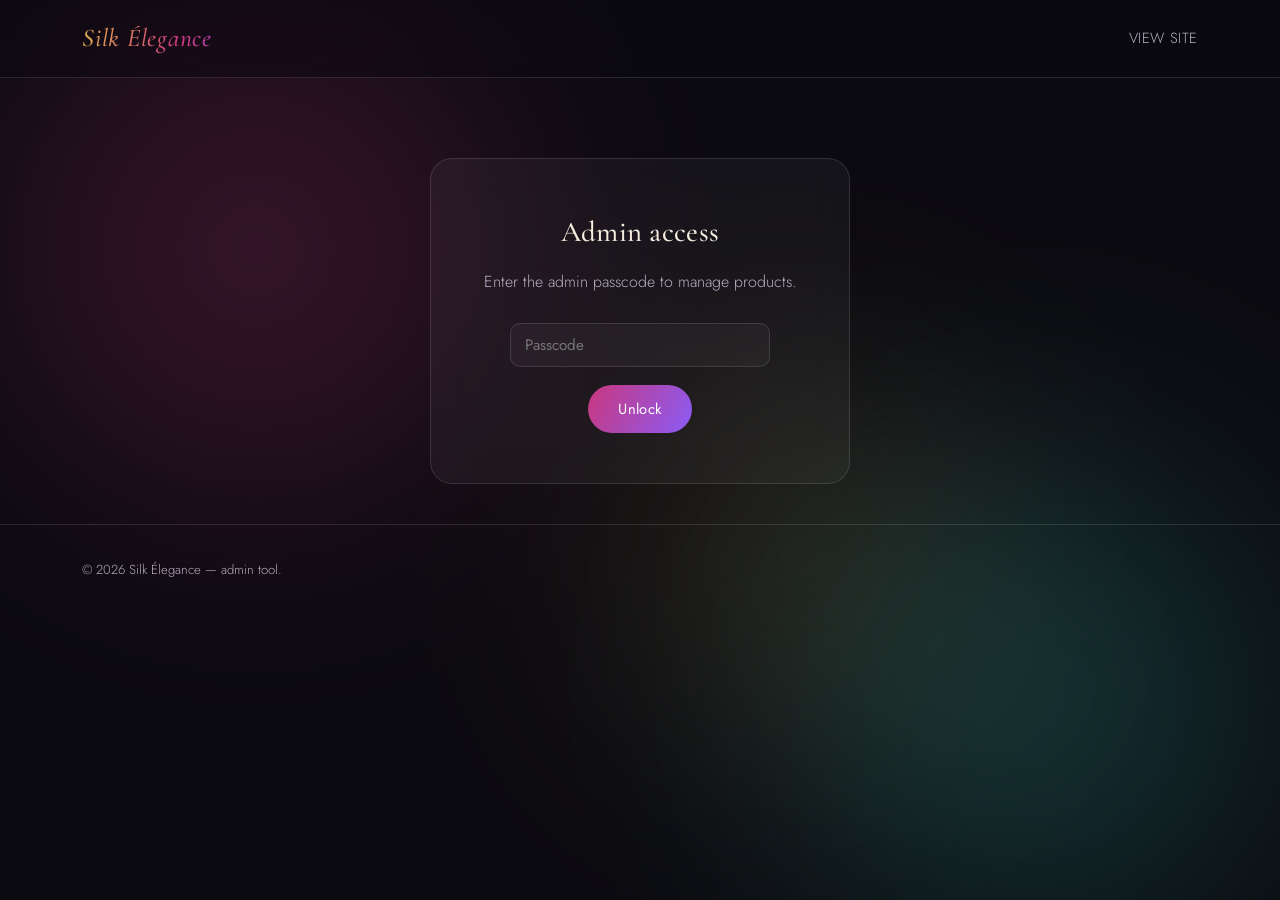
<file: silkelegance/admin.html>
<!doctype html>
<html lang="en">
<head>
<meta charset="UTF-8">
<meta name="viewport" content="width=device-width, initial-scale=1.0">
<title>Admin — Silk Élegance</title>
<meta name="robots" content="noindex, nofollow">
<link rel="stylesheet" href="css/style.css">
<link rel="stylesheet" href="css/admin.css">
</head>
<body>

<div class="bg-aurora"><div class="blob-3"></div></div>

<nav class="site-nav">
  <div class="wrap">
    <a href="index.html" class="brand-wordmark">Silk Élegance</a>
    <ul class="nav-links">
      <li><a href="index.html">View site</a></li>
    </ul>
  </div>
</nav>

<!-- Passcode gate: not real security, just keeps casual visitors out. See js/config.js -->
<div class="wrap" id="lock-screen" style="padding-top:80px; text-align:center;">
  <div class="contact-panel" style="max-width:420px; margin:0 auto;">
    <h2 style="font-size:1.8rem;">Admin access</h2>
    <p>Enter the admin passcode to manage products.</p>
    <input type="password" id="passcode-input" class="admin-input" placeholder="Passcode" style="max-width:260px; margin:0 auto 18px;">
    <div><button class="btn btn-primary" id="unlock-btn">Unlock</button></div>
    <p id="passcode-error" style="color:#e26565; font-size:0.85rem; display:none; margin-top:14px;">Incorrect passcode.</p>
  </div>
</div>

<div class="wrap admin-wrap" id="admin-panel" style="display:none;">

  <div class="section-head" style="margin-bottom:30px;">
    <span class="eyebrow">Admin</span>
    <h2>Manage products</h2>
    <p>Add, edit or remove bangles below, then download the updated <code>products.js</code> and replace the one in your project's <code>js</code> folder.</p>
  </div>

  <div class="admin-grid">
    <!-- ---------- Form ---------- -->
    <form id="product-form" class="admin-panel-box">
      <h3 id="form-title" style="margin-bottom:18px;">Add a product</h3>

      <label class="admin-label">Name
        <input type="text" id="f-name" class="admin-input" required placeholder="e.g. Sapphire Thread Coil">
      </label>

      <label class="admin-label">Collection
        <select id="f-collection" class="admin-input" required>
          <option value="Bridal">Bridal</option>
          <option value="Festive">Festive</option>
          <option value="Casual">Casual</option>
        </select>
      </label>

      <label class="admin-label">Thread colour (for display text)
        <input type="text" id="f-color" class="admin-input" required placeholder="e.g. Sapphire Blue">
      </label>

      <label class="admin-label">Price (₹)
        <input type="number" id="f-price" class="admin-input" required min="0" placeholder="e.g. 499">
      </label>

      <label class="admin-label">Product photo
        <input type="file" id="f-image-file" class="admin-input" accept="image/*">
      </label>
      <div id="image-preview-wrap" style="display:none; margin:-8px 0 14px;">
        <img id="image-preview" style="width:90px; height:90px; object-fit:cover; border-radius:12px; border:1px solid var(--glass-border);">
        <p class="admin-hint">Suggested filename: <code id="suggested-filename">—</code></p>
      </div>
      <p class="admin-hint" style="margin-top:-10px;">This only previews the photo — it does not upload it anywhere. Save the file into your <code>images</code> folder using the suggested filename above.</p>

      <label class="admin-label">Description
        <textarea id="f-description" class="admin-input" rows="4" required placeholder="A short, sensory description of the piece."></textarea>
      </label>

      <div class="admin-actions">
        <button type="submit" class="btn btn-primary" id="save-btn">Add product</button>
        <button type="button" class="btn btn-ghost" id="cancel-edit-btn" style="display:none;">Cancel edit</button>
      </div>
    </form>

    <!-- ---------- Live list ---------- -->
    <div class="admin-panel-box">
      <div style="display:flex; justify-content:space-between; align-items:center; margin-bottom:18px; flex-wrap:wrap; gap:10px;">
        <h3>Current catalogue (<span id="product-count">0</span>)</h3>
        <button class="btn btn-primary" id="download-btn">Download products.js</button>
      </div>
      <p class="admin-hint" style="margin-top:-6px;">Changes here are saved to this browser only until you download and replace <code>products.js</code>. Visitors to your live site won't see them until you do.</p>
      <div id="admin-table"></div>
    </div>
  </div>
</div>

<footer>
  <div class="wrap footer-row">
    <small>© <span id="year"></span> Silk Élegance — admin tool.</small>
  </div>
</footer>

<script src="js/products.js"></script>
<script src="js/config.js"></script>
<script src="js/admin.js"></script>
</body>
</html>
</file>
<file: css/style.css>
/* ==========================================================================
   SILK ÉLEGANCE — design tokens
   Palette:
     --void      #0b0a10   near-black base, faint plum undertone
     --deep      #17131f   glass panel base
     --ivory     #f3ecdf   primary text (warm, not stark white)
     --muted     #b7aec2   secondary text
     --gold      #d9a94e   thread colour 1
     --magenta   #c9377d   thread colour 2
     --violet    #8a5cf6   thread colour 3
     --teal      #2fb3a3   thread colour 4
   Type:
     Display — 'Cormorant Garamond' (elegant, jewelry-catalogue serif)
     Body    — 'Jost'      (clean geometric sans, boutique feel)
   Signature element: the "thread weave" — a rotating conic-gradient border
   and a woven SVG divider, referencing how the bangles are actually made:
   silk thread wound and interlaced in shifting colour.
   ========================================================================== */

@import url('https://fonts.googleapis.com/css2?family=Cormorant+Garamond:ital,wght@0,400;0,500;0,600;1,500&family=Jost:wght@300;400;500;600&display=swap');

:root {
  --void: #0b0a10;
  --deep: #17131f;
  --ivory: #f3ecdf;
  --muted: #b7aec2;
  --gold: #d9a94e;
  --magenta: #c9377d;
  --violet: #8a5cf6;
  --teal: #2fb3a3;

  --glass-bg: rgba(255, 255, 255, 0.045);
  --glass-bg-strong: rgba(255, 255, 255, 0.08);
  --glass-border: rgba(255, 255, 255, 0.12);

  --thread-gradient: linear-gradient(90deg, var(--gold), var(--magenta), var(--violet), var(--teal), var(--gold));

  --radius-lg: 22px;
  --radius-md: 14px;
  --container: 1180px;
}

* { box-sizing: border-box; }
html { scroll-behavior: smooth; }

body {
  margin: 0;
  background: var(--void);
  color: var(--ivory);
  font-family: 'Jost', sans-serif;
  font-weight: 300;
  line-height: 1.6;
  overflow-x: hidden;
  -webkit-font-smoothing: antialiased;
}

h1, h2, h3, .brand-wordmark {
  font-family: 'Cormorant Garamond', serif;
  font-weight: 500;
  letter-spacing: 0.01em;
  margin: 0;
}

a { color: inherit; text-decoration: none; }
img { max-width: 100%; display: block; }
button { font-family: inherit; }

:focus-visible {
  outline: 2px solid var(--gold);
  outline-offset: 3px;
}

.wrap {
  max-width: var(--container);
  margin: 0 auto;
  padding: 0 32px;
}

/* ---------- ambient aurora background ---------- */
.bg-aurora {
  position: fixed;
  inset: 0;
  z-index: -2;
  background: var(--void);
  overflow: hidden;
}
.bg-aurora::before,
.bg-aurora::after {
  content: "";
  position: absolute;
  width: 60vw;
  height: 60vw;
  border-radius: 50%;
  filter: blur(110px);
  opacity: 0.32;
  animation: drift 26s ease-in-out infinite alternate;
}
.bg-aurora::before {
  top: -15%;
  left: -10%;
  background: radial-gradient(circle, var(--magenta), transparent 65%);
}
.bg-aurora::after {
  bottom: -20%;
  right: -10%;
  background: radial-gradient(circle, var(--teal), transparent 65%);
  animation-duration: 32s;
  animation-delay: -6s;
}
.bg-aurora .blob-3 {
  position: absolute;
  top: 30%;
  left: 40%;
  width: 45vw;
  height: 45vw;
  border-radius: 50%;
  background: radial-gradient(circle, var(--gold), transparent 65%);
  filter: blur(120px);
  opacity: 0.22;
  animation: drift 22s ease-in-out infinite alternate-reverse;
}

@keyframes drift {
  from { transform: translate(0, 0) scale(1); }
  to   { transform: translate(6vw, 8vh) scale(1.15); }
}

@media (prefers-reduced-motion: reduce) {
  .bg-aurora::before, .bg-aurora::after, .bg-aurora .blob-3 { animation: none; }
}

/* ---------- glass nav ---------- */
.site-nav {
  position: sticky;
  top: 0;
  z-index: 50;
  backdrop-filter: blur(18px) saturate(140%);
  -webkit-backdrop-filter: blur(18px) saturate(140%);
  background: rgba(11, 10, 16, 0.55);
  border-bottom: 1px solid var(--glass-border);
}
.site-nav .wrap {
  display: flex;
  align-items: center;
  justify-content: space-between;
  padding-top: 18px;
  padding-bottom: 18px;
}
.brand-wordmark {
  font-size: 1.6rem;
  font-style: italic;
  background: var(--thread-gradient);
  background-size: 300% 100%;
  -webkit-background-clip: text;
  background-clip: text;
  color: transparent;
  animation: threadshift 8s linear infinite;
  letter-spacing: 0.03em;
}
.nav-links {
  display: flex;
  gap: 32px;
  list-style: none;
  margin: 0;
  padding: 0;
  font-size: 0.92rem;
  letter-spacing: 0.04em;
  text-transform: uppercase;
}
.nav-links a {
  color: var(--muted);
  transition: color 0.25s ease;
  padding-bottom: 2px;
  border-bottom: 1px solid transparent;
}
.nav-links a:hover,
.nav-links a:focus-visible {
  color: var(--ivory);
  border-bottom-color: var(--gold);
}

@keyframes threadshift {
  to { background-position: 300% 0; }
}

/* ---------- hero ---------- */
.hero {
  padding: 110px 0 70px;
  text-align: center;
}
.hero-eyebrow {
  display: inline-block;
  font-size: 0.78rem;
  letter-spacing: 0.22em;
  text-transform: uppercase;
  color: var(--muted);
  border: 1px solid var(--glass-border);
  padding: 6px 18px;
  border-radius: 40px;
  background: var(--glass-bg);
  margin-bottom: 28px;
}
.hero h1 {
  font-size: clamp(2.6rem, 6vw, 5rem);
  line-height: 1.08;
  max-width: 15ch;
  margin: 0 auto 22px;
  background: var(--thread-gradient);
  background-size: 300% 100%;
  -webkit-background-clip: text;
  background-clip: text;
  color: transparent;
  animation: threadshift 10s linear infinite;
}
.hero p {
  max-width: 46ch;
  margin: 0 auto 36px;
  color: var(--muted);
  font-size: 1.08rem;
}
.hero-ctas {
  display: flex;
  gap: 18px;
  justify-content: center;
  flex-wrap: wrap;
}

.btn {
  display: inline-flex;
  align-items: center;
  gap: 8px;
  padding: 13px 30px;
  border-radius: 40px;
  font-size: 0.92rem;
  letter-spacing: 0.03em;
  border: 1px solid var(--glass-border);
  cursor: pointer;
  transition: transform 0.25s ease, box-shadow 0.25s ease, background 0.25s ease;
}
.btn-primary {
  background: linear-gradient(120deg, var(--magenta), var(--violet));
  color: #fff;
  border: none;
}
.btn-primary:hover { transform: translateY(-2px); box-shadow: 0 10px 30px -8px var(--magenta); }
.btn-ghost {
  background: var(--glass-bg);
  color: var(--ivory);
}
.btn-ghost:hover { background: var(--glass-bg-strong); transform: translateY(-2px); }

/* ---------- thread divider (signature element) ---------- */
.thread-divider {
  display: block;
  width: 100%;
  height: 46px;
  margin: 10px 0 30px;
}
.thread-divider path {
  fill: none;
  stroke: url(#threadGradientLine);
  stroke-width: 2.4;
  stroke-linecap: round;
}

/* ---------- section shell ---------- */
section { padding: 70px 0; }
.section-head {
  text-align: center;
  margin-bottom: 48px;
}
.section-head .eyebrow {
  display: block;
  font-size: 0.78rem;
  letter-spacing: 0.22em;
  text-transform: uppercase;
  color: var(--gold);
  margin-bottom: 10px;
}
.section-head h2 {
  font-size: clamp(2rem, 4vw, 2.8rem);
}
.section-head p {
  color: var(--muted);
  max-width: 50ch;
  margin: 14px auto 0;
}

/* ---------- filter pills ---------- */
.filter-row {
  display: flex;
  justify-content: center;
  gap: 12px;
  flex-wrap: wrap;
  margin-bottom: 40px;
}
.filter-pill {
  padding: 9px 22px;
  border-radius: 40px;
  border: 1px solid var(--glass-border);
  background: var(--glass-bg);
  color: var(--muted);
  font-size: 0.85rem;
  letter-spacing: 0.03em;
  cursor: pointer;
  transition: all 0.25s ease;
}
.filter-pill:hover { color: var(--ivory); }
.filter-pill.active {
  color: var(--void);
  background: var(--thread-gradient);
  background-size: 300% 100%;
  animation: threadshift 8s linear infinite;
  border-color: transparent;
  font-weight: 500;
}

/* ---------- product grid & glass cards ---------- */
.grid {
  display: grid;
  grid-template-columns: repeat(auto-fill, minmax(230px, 1fr));
  gap: 26px;
}

.card {
  position: relative;
  display: block;
  border-radius: var(--radius-lg);
  padding: 1px;
  background: var(--glass-border);
  isolation: isolate;
}
.card::before {
  content: "";
  position: absolute;
  inset: -1px;
  border-radius: inherit;
  padding: 1px;
  background: conic-gradient(from 0deg, var(--gold), var(--magenta), var(--violet), var(--teal), var(--gold));
  opacity: 0;
  transition: opacity 0.4s ease;
  animation: spin 6s linear infinite;
  -webkit-mask: linear-gradient(#fff 0 0) content-box, linear-gradient(#fff 0 0);
  -webkit-mask-composite: xor;
  mask-composite: exclude;
  z-index: -1;
}
.card:hover::before,
.card:focus-visible::before { opacity: 1; }

@keyframes spin { to { transform: rotate(360deg); } }

.card-inner {
  background: var(--deep);
  border-radius: inherit;
  overflow: hidden;
  backdrop-filter: blur(20px);
  -webkit-backdrop-filter: blur(20px);
  transition: transform 0.35s ease;
}
.card:hover .card-inner,
.card:focus-visible .card-inner { transform: translateY(-6px); }

.card-media {
  aspect-ratio: 1 / 1;
  overflow: hidden;
  background: #000;
}
.card-media img {
  width: 100%;
  height: 100%;
  object-fit: cover;
  transition: transform 0.6s ease;
}
.card:hover .card-media img { transform: scale(1.08); }

.card-body { padding: 18px 20px 22px; }
.card-collection {
  font-size: 0.72rem;
  letter-spacing: 0.16em;
  text-transform: uppercase;
  color: var(--gold);
  margin-bottom: 6px;
  display: block;
}
.card-name {
  font-size: 1.3rem;
  margin-bottom: 4px;
}
.card-color {
  font-size: 0.82rem;
  color: var(--muted);
  margin-bottom: 10px;
}
.card-footer {
  display: flex;
  align-items: center;
  justify-content: space-between;
}
.card-price {
  font-family: 'Cormorant Garamond', serif;
  font-size: 1.15rem;
  color: var(--ivory);
}
.card-price::before { content: "₹"; opacity: 0.7; margin-right: 1px; }
.card-view {
  font-size: 0.75rem;
  letter-spacing: 0.06em;
  text-transform: uppercase;
  color: var(--muted);
  display: inline-flex;
  align-items: center;
  gap: 4px;
}
.card:hover .card-view { color: var(--ivory); }
.card-view svg { width: 12px; height: 12px; transition: transform 0.3s ease; }
.card:hover .card-view svg { transform: translateX(3px); }

/* ---------- about split ---------- */
.about-split {
  display: grid;
  grid-template-columns: 1.1fr 1fr;
  gap: 60px;
  align-items: center;
}
.about-media {
  border-radius: var(--radius-lg);
  overflow: hidden;
  aspect-ratio: 4/5;
  background: var(--deep);
  border: 1px solid var(--glass-border);
}
.about-media img { width: 100%; height: 100%; object-fit: cover; }
.about-text h2 { margin-bottom: 18px; font-size: clamp(1.8rem, 3vw, 2.4rem); }
.about-text p { color: var(--muted); margin-bottom: 16px; }
.about-stats {
  display: flex;
  gap: 32px;
  margin-top: 28px;
}
.about-stats div strong {
  display: block;
  font-family: 'Cormorant Garamond', serif;
  font-size: 1.8rem;
  color: var(--gold);
}
.about-stats div span {
  font-size: 0.78rem;
  color: var(--muted);
  text-transform: uppercase;
  letter-spacing: 0.06em;
}

@media (max-width: 860px) {
  .about-split { grid-template-columns: 1fr; }
  .about-media { aspect-ratio: 16/10; }
}

/* ---------- contact / footer ---------- */
.contact-panel {
  border-radius: var(--radius-lg);
  border: 1px solid var(--glass-border);
  background: var(--glass-bg);
  backdrop-filter: blur(18px);
  -webkit-backdrop-filter: blur(18px);
  padding: 50px;
  text-align: center;
}
.contact-panel h2 { font-size: clamp(1.8rem, 3vw, 2.4rem); margin-bottom: 14px; }
.contact-panel p { color: var(--muted); max-width: 44ch; margin: 0 auto 28px; }

footer {
  border-top: 1px solid var(--glass-border);
  padding: 34px 0;
  margin-top: 40px;
}
.footer-row {
  display: flex;
  justify-content: space-between;
  align-items: center;
  flex-wrap: wrap;
  gap: 14px;
}
.footer-row small { color: var(--muted); font-size: 0.82rem; }
.footer-social {
  display: flex;
  gap: 18px;
  list-style: none;
  padding: 0;
  margin: 0;
}
.footer-social a { color: var(--muted); font-size: 0.85rem; }
.footer-social a:hover { color: var(--gold); }

/* ==========================================================================
   PRODUCT DETAIL PAGE
   ========================================================================== */
.breadcrumb {
  color: var(--muted);
  font-size: 0.85rem;
  margin-bottom: 30px;
  display: inline-flex;
  align-items: center;
  gap: 8px;
}
.breadcrumb a { color: var(--muted); }
.breadcrumb a:hover { color: var(--gold); }

.product-detail {
  display: grid;
  grid-template-columns: 1fr 1fr;
  gap: 56px;
  align-items: start;
  padding-bottom: 40px;
}
.pd-media {
  border-radius: var(--radius-lg);
  overflow: hidden;
  border: 1px solid var(--glass-border);
  background: var(--deep);
  aspect-ratio: 1/1;
  position: relative;
}
.pd-media img { width: 100%; height: 100%; object-fit: cover; }

.pd-collection {
  font-size: 0.78rem;
  letter-spacing: 0.18em;
  text-transform: uppercase;
  color: var(--gold);
  margin-bottom: 10px;
  display: block;
}
.pd-name {
  font-size: clamp(2rem, 4vw, 2.8rem);
  margin-bottom: 12px;
}
.pd-price {
  font-family: 'Cormorant Garamond', serif;
  font-size: 1.6rem;
  margin-bottom: 22px;
  color: var(--ivory);
}
.pd-price::before { content: "₹"; opacity: 0.7; }

.pd-swatch-row {
  display: flex;
  align-items: center;
  gap: 12px;
  margin-bottom: 26px;
  padding: 14px 18px;
  border-radius: var(--radius-md);
  background: var(--glass-bg);
  border: 1px solid var(--glass-border);
}
.pd-swatch {
  width: 26px;
  height: 26px;
  border-radius: 50%;
  border: 2px solid rgba(255,255,255,0.5);
  flex-shrink: 0;
}
.pd-swatch-label { font-size: 0.85rem; color: var(--muted); }
.pd-swatch-label strong { color: var(--ivory); font-weight: 500; }

.pd-description {
  color: var(--muted);
  margin-bottom: 30px;
  line-height: 1.75;
}

.pd-actions {
  display: flex;
  gap: 16px;
  flex-wrap: wrap;
  margin-bottom: 34px;
}

.pd-meta-list {
  list-style: none;
  padding: 20px 0 0;
  margin: 0;
  border-top: 1px solid var(--glass-border);
  font-size: 0.88rem;
  color: var(--muted);
}
.pd-meta-list li { display: flex; justify-content: space-between; padding: 8px 0; }
.pd-meta-list li span:last-child { color: var(--ivory); }

@media (max-width: 860px) {
  .product-detail { grid-template-columns: 1fr; }
}

.pd-not-found {
  text-align: center;
  padding: 100px 0;
}
.pd-not-found h2 { margin-bottom: 14px; }
.pd-not-found p { color: var(--muted); margin-bottom: 26px; }
</file>
<file: css/admin.css>
.admin-wrap { padding: 50px 0 90px; }

.admin-grid {
  display: grid;
  grid-template-columns: 1fr 1.3fr;
  gap: 30px;
  align-items: start;
}
@media (max-width: 900px) {
  .admin-grid { grid-template-columns: 1fr; }
}

.admin-panel-box {
  background: var(--glass-bg);
  border: 1px solid var(--glass-border);
  border-radius: var(--radius-lg);
  padding: 28px;
  backdrop-filter: blur(18px);
  -webkit-backdrop-filter: blur(18px);
}

.admin-label {
  display: block;
  font-size: 0.85rem;
  color: var(--muted);
  margin-bottom: 16px;
}
.admin-input {
  display: block;
  width: 100%;
  margin-top: 6px;
  padding: 10px 14px;
  border-radius: 10px;
  border: 1px solid var(--glass-border);
  background: rgba(255,255,255,0.04);
  color: var(--ivory);
  font-family: 'Jost', sans-serif;
  font-size: 0.95rem;
}
.admin-input:focus { outline: none; border-color: var(--gold); }
textarea.admin-input { resize: vertical; }

.admin-hint { font-size: 0.78rem; color: var(--muted); }
.admin-hint code, #form-title + p code, .admin-panel-box code {
  background: rgba(255,255,255,0.08);
  padding: 1px 6px;
  border-radius: 6px;
  color: var(--gold);
}

.admin-actions { display: flex; gap: 12px; margin-top: 6px; }

.admin-table {
  width: 100%;
  border-collapse: collapse;
  font-size: 0.88rem;
}
.admin-table th {
  text-align: left;
  color: var(--muted);
  font-weight: 400;
  font-size: 0.75rem;
  text-transform: uppercase;
  letter-spacing: 0.05em;
  padding: 8px 10px;
  border-bottom: 1px solid var(--glass-border);
}
.admin-table td {
  padding: 10px;
  border-bottom: 1px solid rgba(255,255,255,0.06);
  vertical-align: middle;
}
.admin-thumb {
  width: 42px;
  height: 42px;
  border-radius: 8px;
  object-fit: cover;
  background: #000;
}
.admin-row-actions { display: flex; gap: 8px; }
.admin-row-actions button {
  background: none;
  border: 1px solid var(--glass-border);
  color: var(--muted);
  padding: 5px 12px;
  border-radius: 20px;
  font-size: 0.78rem;
  cursor: pointer;
}
.admin-row-actions button:hover { color: var(--ivory); border-color: var(--gold); }
.admin-row-actions .danger:hover { color: #e26565; border-color: #e26565; }

.admin-table-scroll { max-height: 520px; overflow-y: auto; }
</file>
<file: silkelegance/css/style.css>
/* ==========================================================================
   SILK ÉLEGANCE — design tokens
   Palette:
     --void      #0b0a10   near-black base, faint plum undertone
     --deep      #17131f   glass panel base
     --ivory     #f3ecdf   primary text (warm, not stark white)
     --muted     #b7aec2   secondary text
     --gold      #d9a94e   thread colour 1
     --magenta   #c9377d   thread colour 2
     --violet    #8a5cf6   thread colour 3
     --teal      #2fb3a3   thread colour 4
   Type:
     Display — 'Cormorant Garamond' (elegant, jewelry-catalogue serif)
     Body    — 'Jost'      (clean geometric sans, boutique feel)
   Signature element: the "thread weave" — a rotating conic-gradient border
   and a woven SVG divider, referencing how the bangles are actually made:
   silk thread wound and interlaced in shifting colour.
   ========================================================================== */

@import url('https://fonts.googleapis.com/css2?family=Cormorant+Garamond:ital,wght@0,400;0,500;0,600;1,500&family=Jost:wght@300;400;500;600&display=swap');

:root {
  --void: #0b0a10;
  --deep: #17131f;
  --ivory: #f3ecdf;
  --muted: #b7aec2;
  --gold: #d9a94e;
  --magenta: #c9377d;
  --violet: #8a5cf6;
  --teal: #2fb3a3;

  --glass-bg: rgba(255, 255, 255, 0.045);
  --glass-bg-strong: rgba(255, 255, 255, 0.08);
  --glass-border: rgba(255, 255, 255, 0.12);

  --thread-gradient: linear-gradient(90deg, var(--gold), var(--magenta), var(--violet), var(--teal), var(--gold));

  --radius-lg: 22px;
  --radius-md: 14px;
  --container: 1180px;
}

* { box-sizing: border-box; }
html { scroll-behavior: smooth; }

body {
  margin: 0;
  background: var(--void);
  color: var(--ivory);
  font-family: 'Jost', sans-serif;
  font-weight: 300;
  line-height: 1.6;
  overflow-x: hidden;
  -webkit-font-smoothing: antialiased;
}

h1, h2, h3, .brand-wordmark {
  font-family: 'Cormorant Garamond', serif;
  font-weight: 500;
  letter-spacing: 0.01em;
  margin: 0;
}

a { color: inherit; text-decoration: none; }
img { max-width: 100%; display: block; }
button { font-family: inherit; }

:focus-visible {
  outline: 2px solid var(--gold);
  outline-offset: 3px;
}

.wrap {
  max-width: var(--container);
  margin: 0 auto;
  padding: 0 32px;
}

/* ---------- ambient aurora background ---------- */
.bg-aurora {
  position: fixed;
  inset: 0;
  z-index: -2;
  background: var(--void);
  overflow: hidden;
}
.bg-aurora::before,
.bg-aurora::after {
  content: "";
  position: absolute;
  width: 60vw;
  height: 60vw;
  border-radius: 50%;
  filter: blur(110px);
  opacity: 0.32;
  animation: drift 26s ease-in-out infinite alternate;
}
.bg-aurora::before {
  top: -15%;
  left: -10%;
  background: radial-gradient(circle, var(--magenta), transparent 65%);
}
.bg-aurora::after {
  bottom: -20%;
  right: -10%;
  background: radial-gradient(circle, var(--teal), transparent 65%);
  animation-duration: 32s;
  animation-delay: -6s;
}
.bg-aurora .blob-3 {
  position: absolute;
  top: 30%;
  left: 40%;
  width: 45vw;
  height: 45vw;
  border-radius: 50%;
  background: radial-gradient(circle, var(--gold), transparent 65%);
  filter: blur(120px);
  opacity: 0.22;
  animation: drift 22s ease-in-out infinite alternate-reverse;
}

@keyframes drift {
  from { transform: translate(0, 0) scale(1); }
  to   { transform: translate(6vw, 8vh) scale(1.15); }
}

@media (prefers-reduced-motion: reduce) {
  .bg-aurora::before, .bg-aurora::after, .bg-aurora .blob-3 { animation: none; }
}

/* ---------- glass nav ---------- */
.site-nav {
  position: sticky;
  top: 0;
  z-index: 50;
  backdrop-filter: blur(18px) saturate(140%);
  -webkit-backdrop-filter: blur(18px) saturate(140%);
  background: rgba(11, 10, 16, 0.55);
  border-bottom: 1px solid var(--glass-border);
}
.site-nav .wrap {
  display: flex;
  align-items: center;
  justify-content: space-between;
  padding-top: 18px;
  padding-bottom: 18px;
}
.brand-wordmark {
  font-size: 1.6rem;
  font-style: italic;
  background: var(--thread-gradient);
  background-size: 300% 100%;
  -webkit-background-clip: text;
  background-clip: text;
  color: transparent;
  animation: threadshift 8s linear infinite;
  letter-spacing: 0.03em;
}
.nav-links {
  display: flex;
  gap: 32px;
  list-style: none;
  margin: 0;
  padding: 0;
  font-size: 0.92rem;
  letter-spacing: 0.04em;
  text-transform: uppercase;
}
.nav-links a {
  color: var(--muted);
  transition: color 0.25s ease;
  padding-bottom: 2px;
  border-bottom: 1px solid transparent;
}
.nav-links a:hover,
.nav-links a:focus-visible {
  color: var(--ivory);
  border-bottom-color: var(--gold);
}

@keyframes threadshift {
  to { background-position: 300% 0; }
}

/* ---------- hero ---------- */
.hero {
  padding: 110px 0 70px;
  text-align: center;
}
.hero-eyebrow {
  display: inline-block;
  font-size: 0.78rem;
  letter-spacing: 0.22em;
  text-transform: uppercase;
  color: var(--muted);
  border: 1px solid var(--glass-border);
  padding: 6px 18px;
  border-radius: 40px;
  background: var(--glass-bg);
  margin-bottom: 28px;
}
.hero h1 {
  font-size: clamp(2.6rem, 6vw, 5rem);
  line-height: 1.08;
  max-width: 15ch;
  margin: 0 auto 22px;
  background: var(--thread-gradient);
  background-size: 300% 100%;
  -webkit-background-clip: text;
  background-clip: text;
  color: transparent;
  animation: threadshift 10s linear infinite;
}
.hero p {
  max-width: 46ch;
  margin: 0 auto 36px;
  color: var(--muted);
  font-size: 1.08rem;
}
.hero-ctas {
  display: flex;
  gap: 18px;
  justify-content: center;
  flex-wrap: wrap;
}

.btn {
  display: inline-flex;
  align-items: center;
  gap: 8px;
  padding: 13px 30px;
  border-radius: 40px;
  font-size: 0.92rem;
  letter-spacing: 0.03em;
  border: 1px solid var(--glass-border);
  cursor: pointer;
  transition: transform 0.25s ease, box-shadow 0.25s ease, background 0.25s ease;
}
.btn-primary {
  background: linear-gradient(120deg, var(--magenta), var(--violet));
  color: #fff;
  border: none;
}
.btn-primary:hover { transform: translateY(-2px); box-shadow: 0 10px 30px -8px var(--magenta); }
.btn-ghost {
  background: var(--glass-bg);
  color: var(--ivory);
}
.btn-ghost:hover { background: var(--glass-bg-strong); transform: translateY(-2px); }

/* ---------- thread divider (signature element) ---------- */
.thread-divider {
  display: block;
  width: 100%;
  height: 46px;
  margin: 10px 0 30px;
}
.thread-divider path {
  fill: none;
  stroke: url(#threadGradientLine);
  stroke-width: 2.4;
  stroke-linecap: round;
}

/* ---------- section shell ---------- */
section { padding: 70px 0; }
.section-head {
  text-align: center;
  margin-bottom: 48px;
}
.section-head .eyebrow {
  display: block;
  font-size: 0.78rem;
  letter-spacing: 0.22em;
  text-transform: uppercase;
  color: var(--gold);
  margin-bottom: 10px;
}
.section-head h2 {
  font-size: clamp(2rem, 4vw, 2.8rem);
}
.section-head p {
  color: var(--muted);
  max-width: 50ch;
  margin: 14px auto 0;
}

/* ---------- filter pills ---------- */
.filter-row {
  display: flex;
  justify-content: center;
  gap: 12px;
  flex-wrap: wrap;
  margin-bottom: 40px;
}
.filter-pill {
  padding: 9px 22px;
  border-radius: 40px;
  border: 1px solid var(--glass-border);
  background: var(--glass-bg);
  color: var(--muted);
  font-size: 0.85rem;
  letter-spacing: 0.03em;
  cursor: pointer;
  transition: all 0.25s ease;
}
.filter-pill:hover { color: var(--ivory); }
.filter-pill.active {
  color: var(--void);
  background: var(--thread-gradient);
  background-size: 300% 100%;
  animation: threadshift 8s linear infinite;
  border-color: transparent;
  font-weight: 500;
}

/* ---------- product grid & glass cards ---------- */
.grid {
  display: grid;
  grid-template-columns: repeat(auto-fill, minmax(230px, 1fr));
  gap: 26px;
}

.card {
  position: relative;
  display: block;
  border-radius: var(--radius-lg);
  padding: 1px;
  background: var(--glass-border);
  isolation: isolate;
}
.card::before {
  content: "";
  position: absolute;
  inset: -1px;
  border-radius: inherit;
  padding: 1px;
  background: conic-gradient(from 0deg, var(--gold), var(--magenta), var(--violet), var(--teal), var(--gold));
  opacity: 0;
  transition: opacity 0.4s ease;
  animation: spin 6s linear infinite;
  -webkit-mask: linear-gradient(#fff 0 0) content-box, linear-gradient(#fff 0 0);
  -webkit-mask-composite: xor;
  mask-composite: exclude;
  z-index: -1;
}
.card:hover::before,
.card:focus-visible::before { opacity: 1; }

@keyframes spin { to { transform: rotate(360deg); } }

.card-inner {
  background: var(--deep);
  border-radius: inherit;
  overflow: hidden;
  backdrop-filter: blur(20px);
  -webkit-backdrop-filter: blur(20px);
  transition: transform 0.35s ease;
}
.card:hover .card-inner,
.card:focus-visible .card-inner { transform: translateY(-6px); }

.card-media {
  aspect-ratio: 1 / 1;
  overflow: hidden;
  background: #000;
}
.card-media img {
  width: 100%;
  height: 100%;
  object-fit: cover;
  transition: transform 0.6s ease;
}
.card:hover .card-media img { transform: scale(1.08); }

.card-body { padding: 18px 20px 22px; }
.card-collection {
  font-size: 0.72rem;
  letter-spacing: 0.16em;
  text-transform: uppercase;
  color: var(--gold);
  margin-bottom: 6px;
  display: block;
}
.card-name {
  font-size: 1.3rem;
  margin-bottom: 4px;
}
.card-color {
  font-size: 0.82rem;
  color: var(--muted);
  margin-bottom: 10px;
}
.card-footer {
  display: flex;
  align-items: center;
  justify-content: space-between;
}
.card-price {
  font-family: 'Cormorant Garamond', serif;
  font-size: 1.15rem;
  color: var(--ivory);
}
.card-price::before { content: "₹"; opacity: 0.7; margin-right: 1px; }
.card-view {
  font-size: 0.75rem;
  letter-spacing: 0.06em;
  text-transform: uppercase;
  color: var(--muted);
  display: inline-flex;
  align-items: center;
  gap: 4px;
}
.card:hover .card-view { color: var(--ivory); }
.card-view svg { width: 12px; height: 12px; transition: transform 0.3s ease; }
.card:hover .card-view svg { transform: translateX(3px); }

/* ---------- about split ---------- */
.about-split {
  display: grid;
  grid-template-columns: 1.1fr 1fr;
  gap: 60px;
  align-items: center;
}
.about-media {
  border-radius: var(--radius-lg);
  overflow: hidden;
  aspect-ratio: 4/5;
  background: var(--deep);
  border: 1px solid var(--glass-border);
}
.about-media img { width: 100%; height: 100%; object-fit: cover; }
.about-text h2 { margin-bottom: 18px; font-size: clamp(1.8rem, 3vw, 2.4rem); }
.about-text p { color: var(--muted); margin-bottom: 16px; }
.about-stats {
  display: flex;
  gap: 32px;
  margin-top: 28px;
}
.about-stats div strong {
  display: block;
  font-family: 'Cormorant Garamond', serif;
  font-size: 1.8rem;
  color: var(--gold);
}
.about-stats div span {
  font-size: 0.78rem;
  color: var(--muted);
  text-transform: uppercase;
  letter-spacing: 0.06em;
}

@media (max-width: 860px) {
  .about-split { grid-template-columns: 1fr; }
  .about-media { aspect-ratio: 16/10; }
}

/* ---------- contact / footer ---------- */
.contact-panel {
  border-radius: var(--radius-lg);
  border: 1px solid var(--glass-border);
  background: var(--glass-bg);
  backdrop-filter: blur(18px);
  -webkit-backdrop-filter: blur(18px);
  padding: 50px;
  text-align: center;
}
.contact-panel h2 { font-size: clamp(1.8rem, 3vw, 2.4rem); margin-bottom: 14px; }
.contact-panel p { color: var(--muted); max-width: 44ch; margin: 0 auto 28px; }

footer {
  border-top: 1px solid var(--glass-border);
  padding: 34px 0;
  margin-top: 40px;
}
.footer-row {
  display: flex;
  justify-content: space-between;
  align-items: center;
  flex-wrap: wrap;
  gap: 14px;
}
.footer-row small { color: var(--muted); font-size: 0.82rem; }
.footer-social {
  display: flex;
  gap: 18px;
  list-style: none;
  padding: 0;
  margin: 0;
}
.footer-social a { color: var(--muted); font-size: 0.85rem; }
.footer-social a:hover { color: var(--gold); }

/* ==========================================================================
   PRODUCT DETAIL PAGE
   ========================================================================== */
.breadcrumb {
  color: var(--muted);
  font-size: 0.85rem;
  margin-bottom: 30px;
  display: inline-flex;
  align-items: center;
  gap: 8px;
}
.breadcrumb a { color: var(--muted); }
.breadcrumb a:hover { color: var(--gold); }

.product-detail {
  display: grid;
  grid-template-columns: 1fr 1fr;
  gap: 56px;
  align-items: start;
  padding-bottom: 40px;
}
.pd-media {
  border-radius: var(--radius-lg);
  overflow: hidden;
  border: 1px solid var(--glass-border);
  background: var(--deep);
  aspect-ratio: 1/1;
  position: relative;
}
.pd-media img { width: 100%; height: 100%; object-fit: cover; }

.pd-collection {
  font-size: 0.78rem;
  letter-spacing: 0.18em;
  text-transform: uppercase;
  color: var(--gold);
  margin-bottom: 10px;
  display: block;
}
.pd-name {
  font-size: clamp(2rem, 4vw, 2.8rem);
  margin-bottom: 12px;
}
.pd-price {
  font-family: 'Cormorant Garamond', serif;
  font-size: 1.6rem;
  margin-bottom: 22px;
  color: var(--ivory);
}
.pd-price::before { content: "₹"; opacity: 0.7; }

.pd-swatch-row {
  display: flex;
  align-items: center;
  gap: 12px;
  margin-bottom: 26px;
  padding: 14px 18px;
  border-radius: var(--radius-md);
  background: var(--glass-bg);
  border: 1px solid var(--glass-border);
}
.pd-swatch {
  width: 26px;
  height: 26px;
  border-radius: 50%;
  border: 2px solid rgba(255,255,255,0.5);
  flex-shrink: 0;
}
.pd-swatch-label { font-size: 0.85rem; color: var(--muted); }
.pd-swatch-label strong { color: var(--ivory); font-weight: 500; }

.pd-description {
  color: var(--muted);
  margin-bottom: 30px;
  line-height: 1.75;
}

.pd-actions {
  display: flex;
  gap: 16px;
  flex-wrap: wrap;
  margin-bottom: 34px;
}

.pd-meta-list {
  list-style: none;
  padding: 20px 0 0;
  margin: 0;
  border-top: 1px solid var(--glass-border);
  font-size: 0.88rem;
  color: var(--muted);
}
.pd-meta-list li { display: flex; justify-content: space-between; padding: 8px 0; }
.pd-meta-list li span:last-child { color: var(--ivory); }

@media (max-width: 860px) {
  .product-detail { grid-template-columns: 1fr; }
}

.pd-not-found {
  text-align: center;
  padding: 100px 0;
}
.pd-not-found h2 { margin-bottom: 14px; }
.pd-not-found p { color: var(--muted); margin-bottom: 26px; }
</file>
<file: silkelegance/css/admin.css>
.admin-wrap { padding: 50px 0 90px; }

.admin-grid {
  display: grid;
  grid-template-columns: 1fr 1.3fr;
  gap: 30px;
  align-items: start;
}
@media (max-width: 900px) {
  .admin-grid { grid-template-columns: 1fr; }
}

.admin-panel-box {
  background: var(--glass-bg);
  border: 1px solid var(--glass-border);
  border-radius: var(--radius-lg);
  padding: 28px;
  backdrop-filter: blur(18px);
  -webkit-backdrop-filter: blur(18px);
}

.admin-label {
  display: block;
  font-size: 0.85rem;
  color: var(--muted);
  margin-bottom: 16px;
}
.admin-input {
  display: block;
  width: 100%;
  margin-top: 6px;
  padding: 10px 14px;
  border-radius: 10px;
  border: 1px solid var(--glass-border);
  background: rgba(255,255,255,0.04);
  color: var(--ivory);
  font-family: 'Jost', sans-serif;
  font-size: 0.95rem;
}
.admin-input:focus { outline: none; border-color: var(--gold); }
textarea.admin-input { resize: vertical; }

.admin-hint { font-size: 0.78rem; color: var(--muted); }
.admin-hint code, #form-title + p code, .admin-panel-box code {
  background: rgba(255,255,255,0.08);
  padding: 1px 6px;
  border-radius: 6px;
  color: var(--gold);
}

.admin-actions { display: flex; gap: 12px; margin-top: 6px; }

.admin-table {
  width: 100%;
  border-collapse: collapse;
  font-size: 0.88rem;
}
.admin-table th {
  text-align: left;
  color: var(--muted);
  font-weight: 400;
  font-size: 0.75rem;
  text-transform: uppercase;
  letter-spacing: 0.05em;
  padding: 8px 10px;
  border-bottom: 1px solid var(--glass-border);
}
.admin-table td {
  padding: 10px;
  border-bottom: 1px solid rgba(255,255,255,0.06);
  vertical-align: middle;
}
.admin-thumb {
  width: 42px;
  height: 42px;
  border-radius: 8px;
  object-fit: cover;
  background: #000;
}
.admin-row-actions { display: flex; gap: 8px; }
.admin-row-actions button {
  background: none;
  border: 1px solid var(--glass-border);
  color: var(--muted);
  padding: 5px 12px;
  border-radius: 20px;
  font-size: 0.78rem;
  cursor: pointer;
}
.admin-row-actions button:hover { color: var(--ivory); border-color: var(--gold); }
.admin-row-actions .danger:hover { color: #e26565; border-color: #e26565; }

.admin-table-scroll { max-height: 520px; overflow-y: auto; }
</file>
